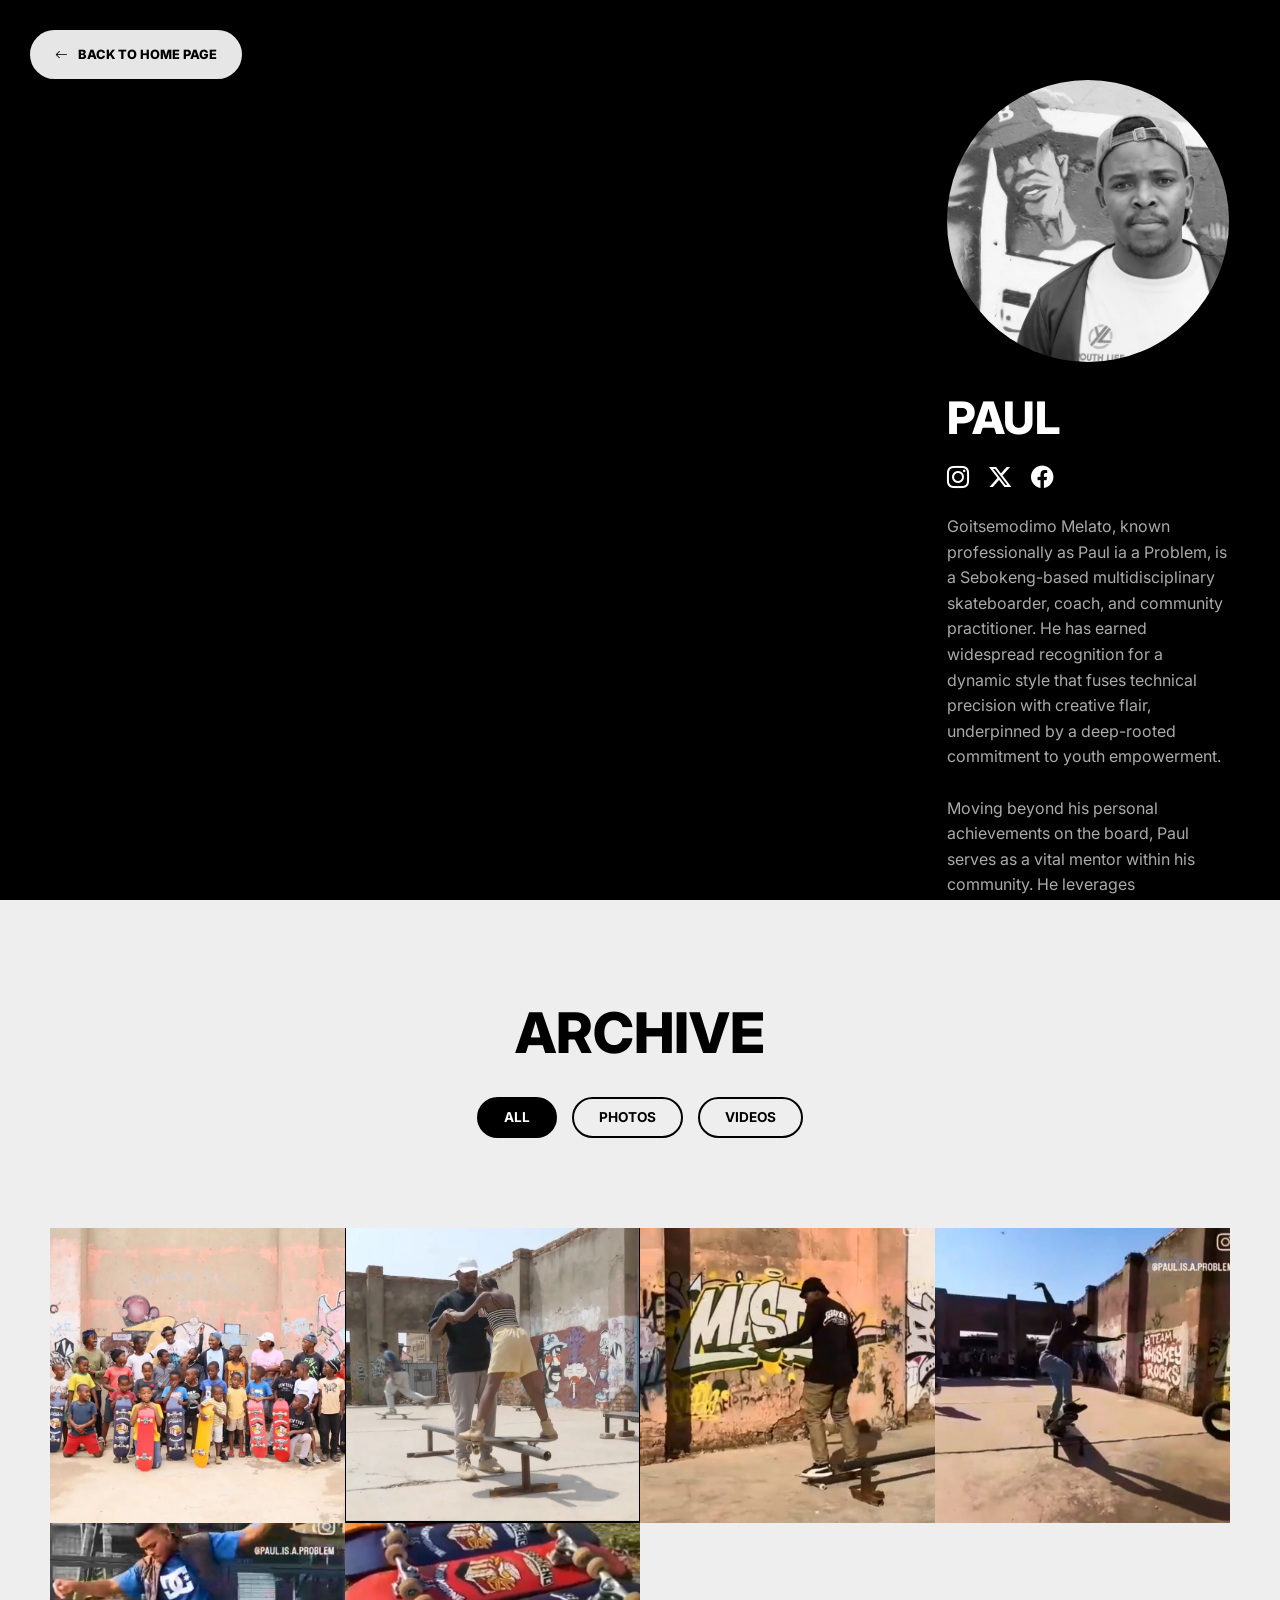
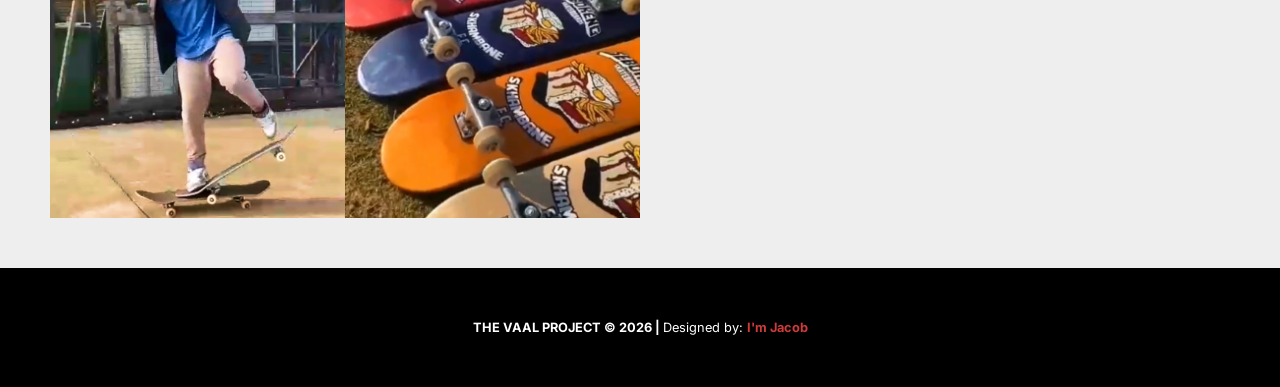
<file: _paul.html>
<!DOCTYPE html>
<html lang="en">
<head>
    <meta charset="UTF-8">
    <meta name="viewport" content="width=device-width, initial-scale=1.0">
    
    <title>Paul | Influencer Profile | The Vaal Project</title>
    <meta name="title" content="Paul | Influencer Profile | The Vaal Project">
    <meta name="description" content="Meet Goitsemodimo Melato (Paul is a Problem), a Sebokeng-based multidisciplinary skateboarder and community mentor. Explore his technical precision and creative flair.">
    <meta name="keywords" content="Paul is a Problem, Goitsemodimo Melato, Sebokeng Skateboarder, Vaal Influencer, Skateboarding Coach South Africa">

    <link href="https://cdn.jsdelivr.net/npm/bootstrap@5.3.0/dist/css/bootstrap.min.css" rel="stylesheet">
    <link rel="stylesheet" href="https://cdn.jsdelivr.net/npm/bootstrap-icons@1.11.1/font/bootstrap-icons.css">
    <link href="https://fonts.googleapis.com/css2?family=Inter:wght@400;700;800&display=swap" rel="stylesheet">
    <link href="https://unpkg.com/aos@2.3.1/dist/aos.css" rel="stylesheet">
    
    <style>
        :root {
            --vaal-black: #000000;
            --vaal-white: #ffffff;
            --vaal-gray: #d9d9d9;
            --vaal-dark-accent: #222;
            --vaal-highlight: #4d1414;
            --vaal-link: #cf3a3a;
        }

        /* --- Page Loader --- */
        #loader {
            position: fixed; top: 0; left: 0; width: 100%; height: 100%;
            background: #ffffff; display: flex; justify-content: center;
            align-items: center; z-index: 10000; transition: opacity 0.5s ease, visibility 0.5s;
        }
        .spinner {
            width: 40px; height: 40px; border: 4px solid #f3f3f3;
            border-top: 4px solid #000; border-radius: 50%;
            animation: spin 1s linear infinite;
        }
        @keyframes spin { 0% { transform: rotate(0deg); } 100% { transform: rotate(360deg); } }
        .loader-hidden { opacity: 0; visibility: hidden; }

        /* --- Progress Bar --- */
        #scroll-progress {
            position: fixed; top: 0; left: 0; width: 0%; height: 4px;
            background: #7a1f1f; z-index: 9999;
        }

        body { font-family: 'Inter', sans-serif; background-color: #fff; color: #000; overflow-x: hidden; }
        
        .nav-top { position: fixed; top: 30px; left: 30px; z-index: 1000; }
        .back-nav { 
            display: flex; align-items: center; gap: 10px; text-decoration: none; color: #000; 
            background: rgba(255, 255, 255, 0.9); backdrop-filter: blur(10px); 
            padding: 15px 25px; border-radius: 50px; font-size: 0.8rem; font-weight: 800; 
            text-transform: uppercase; box-shadow: 0 4px 15px rgba(0,0,0,0.1);
        }

        .hero-video-wrapper { display: flex; width: 100%; height: 100vh; background: #000; overflow: hidden; }
        .hero-video-full { flex: 1; position: relative; background: #000; }
        .hero-video-full iframe { width: 100%; height: 100%; border: none; }

        .hero-identity-overlay {
            width: 30%; height: 100%; background: var(--vaal-black); color: #fff; 
            display: flex; flex-direction: column; padding: 80px 4% 40px;
            filter: grayscale(100%); overflow-y: auto;
        }
        .hero-identity-overlay::-webkit-scrollbar { width: 10px; }
        .hero-identity-overlay::-webkit-scrollbar-track { background: #000; }
        .hero-identity-overlay::-webkit-scrollbar-thumb { background: #6e6e6e; border-radius: 10px; }

        .identity-image { width: 100%; aspect-ratio: 4/4; background: #333; margin-bottom: 30px; object-fit: cover; flex-shrink: 0; border-radius: 100%; }
        .hero-identity-overlay h1 { font-size: 2.8rem; font-weight: 800; text-transform: uppercase; margin-bottom: 15px; }
        .hero-identity-overlay p { color: #aaa; line-height: 1.6; margin-bottom: 30px; }

        .social-links { display: flex; gap: 20px; font-size: 1.4rem; padding-bottom: 20px; }
        .social-links a { color: #fff; transition: 0.3s; }
        .social-links a:hover { color: #00aff5; }

        #custom-cursor {
            width: 80px; height: 80px; border: 2px solid #fff; border-radius: 50%;
            position: fixed; pointer-events: none; z-index: 9999;
            display: flex; align-items: center; justify-content: center;
            color: #fff; font-weight: 800; font-size: 0.7rem;
            text-transform: uppercase; letter-spacing: 1px;
            opacity: 0; transition: opacity 0.3s, transform 0.1s ease-out;
            background: rgba(0,0,0,0.2); backdrop-filter: blur(2px);
        }

        .section-heading { text-align: center; font-size: 3.5rem; font-weight: 800; text-transform: uppercase; margin: 0; padding: 100px 0 30px; }
        .filter-container { display: flex; justify-content: center; gap: 15px; padding-bottom: 40px; margin: 0; }
        .filter-btn { background: none; border: 2px solid #000; padding: 8px 25px; font-weight: 700; text-transform: uppercase; font-size: 0.85rem; border-radius: 50px; transition: 0.3s; cursor: pointer; }
        .filter-btn.active, .filter-btn:hover { background: #000; color: #fff; }

        .archive-grid { display: grid; grid-template-columns: repeat(4, 1fr); gap: 0; padding: 50px; }
        .archive-item { position: relative; aspect-ratio: 1 / 1; overflow: hidden; cursor: none; background: #000; display: block; }
        .archive-item img { width: 100%; height: 100%; object-fit: cover; transition: 0.8s; }
        .archive-item:hover img { transform: scale(1.1); }
        .archive-item.hidden { display: none; }
        
        /* --- CENTERED OVERLAY ICONS --- */
        .archive-info-overlay { 
            position: absolute; top: 0; left: 0; width: 100%; height: 100%; 
            display: flex; flex-direction: column; align-items: center; justify-content: center;
            background: rgba(0,0,0,0.6); color: #fff; opacity: 0; transition: 0.4s; 
        }
        .archive-item:hover .archive-info-overlay { opacity: 1; }
        .archive-info-overlay i { font-size: 2.5rem; margin-bottom: 10px; }
        .archive-info-overlay h4 { font-size: 1rem; font-weight: 800; text-transform: uppercase; margin: 0; }

        .lightbox-layout { display: flex; min-height: 60vh; max-height: 80vh; background: #fff; }
        .lightbox-media { flex: 3; background: #000; display: flex; align-items: center; justify-content: center; }
        .lightbox-info { flex: 1; padding: 50px; display: flex; flex-direction: column; justify-content: center; }

        footer { background: var(--vaal-black); color: #fff; padding: 50px 0; text-align: center; text-transform: uppercase; font-weight: 700; font-size: 0.8rem; }

        @media (max-width: 992px) {
            .hero-video-wrapper { flex-direction: column; height: auto; }
            .hero-video-full { height: 56.25vw; width: 100%; }
            .hero-identity-overlay { width: 100%; height: auto; }
            .archive-grid { grid-template-columns: repeat(2, 1fr); }
            #custom-cursor { display: none; }
        }





        /* Designer Modal Custom Styling */
        #designerModal .modal-content {
            background-color: var(--vaal-white);
            color: var(--vaal-black);
        }
        #designerModal h2 {
            font-weight: 800;
        }
        #designerModal .fw-700 {
            font-weight: 700;
            font-size: 0.8rem;
            color: var(--vaal-highlight);
        }
        #designerModal li {
            font-size: 0.95rem;
            margin-bottom: 5px;
        }
    </style>
</head>
<body>

    <div id="loader"><div class="spinner"></div></div>
    <div id="scroll-progress"></div>
    <div id="custom-cursor">View</div>

    <nav class="nav-top">
        <a href="index.html#history" class="back-nav"><i class="bi bi-arrow-left"></i> Back to Home Page</a>
    </nav>

    <div class="hero-video-wrapper">
        <div class="hero-video-full"><div id="player"></div></div>
        <div class="hero-identity-overlay">
            <img src="assests/paul/profile_photo.webp" alt="Influencer" class="identity-image">
            <h1>Paul</h1>
             <div class="social-links">
                <a href="https://www.instagram.com/paul.is.a.problem" target="_blank"><i class="bi bi-instagram"></i></a>
                <a href="https://x.com/paulisaproblem" target="_blank"><i class="bi bi-twitter-x"></i></a>
                <a href="https://www.facebook.com/profile.php?id=100007071105085" target="_blank"><i class="bi bi-facebook"></i></a>
            </div>
            <p>Goitsemodimo Melato, known professionally as Paul ia a Problem, is a Sebokeng-based multidisciplinary skateboarder, coach, 
                and community practitioner. He has earned widespread recognition for a dynamic style that fuses technical precision with 
                creative flair, underpinned by a deep-rooted commitment to youth empowerment.
                <br><br>
                Moving beyond his personal achievements on the board, Paul serves as a vital mentor within his community. He leverages 
                skateboarding as a transformative tool to instill discipline, foster self-confidence, and promote social cohesion among the 
                next generation.</p>
        </div>
    </div>

    <main class="container-fluid px-0" style="background: #eee;">
        <h2 class="section-heading" data-aos="fade-down">Archive</h2>
        <div class="filter-container" data-aos="fade-up">
            <button class="filter-btn active" onclick="filterArchive('all', event)">All</button>
            <button class="filter-btn" onclick="filterArchive('photo', event)">Photos</button>
            <button class="filter-btn" onclick="filterArchive('video', event)">Videos</button>
        </div>

        <div class="archive-grid" id="cursor-trigger-area">
            <div class="archive-item photo-type" data-aos="zoom-in" onclick="openArchive('image', 'assests/paul/photos/IMG_0543.webp', '', 'NGO for skating young kids from Vaal.')">
                <img src="assests/paul/photos/IMG_0543_thumb.webp" alt="Gallery">
                <div class="archive-info-overlay">
                    <i class="bi bi-images"></i>
                    <h4>Gallery</h4>
                </div>
            </div>

            <div class="archive-item video-type" data-aos="zoom-in" data-aos-delay="100" onclick="openArchive('youtube', 'JD3wE7XGuYk', '', 'Paul teaching one of the young kids how to skate.')">
                <img src="assests/paul/randoms/P1010010_thumb.webp" alt="Gallery">
                <div class="archive-info-overlay">
                    <i class="bi bi-play-circle-fill"></i>
                    <h4>Play</h4>
                </div>
            </div>

            <div class="archive-item video-type" data-aos="zoom-in" data-aos-delay="100" onclick="openArchive('youtube', 'FREOTQ2OA8Y', 'Untitled', 'No description')">
                <img src="assests/paul/archive_video_04.webp" alt="Gallery">
                <div class="archive-info-overlay">
                    <i class="bi bi-play-circle-fill"></i>
                    <h4>Play</h4>
                </div>
            </div>

            <div class="archive-item video-type" data-aos="zoom-in" data-aos-delay="100" onclick="openArchive('youtube', 'VmBFg3TFz8g', 'Untitled', 'No description')">
                <img src="assests/paul/archive_video_01.webp" alt="Gallery">
                <div class="archive-info-overlay">
                    <i class="bi bi-play-circle-fill"></i>
                    <h4>Play</h4>
                </div>
            </div>

            <div class="archive-item video-type" data-aos="zoom-in" data-aos-delay="100" onclick="openArchive('youtube', '1d0MGOu_9Ug', 'Untitled', 'No description')">
                <img src="assests/paul/archive_video_03.webp" alt="Gallery">
                <div class="archive-info-overlay">
                    <i class="bi bi-play-circle-fill"></i>
                    <h4>Play</h4>
                </div>
            </div>

            <div class="archive-item video-type" data-aos="zoom-in" data-aos-delay="100" onclick="openArchive('youtube', 'XUnQth143E8', 'Untitled', 'No description')">
                <img src="assests/paul/archive_video_02.webp" alt="Gallery">
                <div class="archive-info-overlay">
                    <i class="bi bi-play-circle-fill"></i>
                    <h4>Play</h4>
                </div>
            </div>



        </div>
    </main>

    <div class="modal fade" id="archiveModal" tabindex="-1" aria-hidden="true">
        <div class="modal-dialog modal-dialog-centered modal-xl">
            <div class="modal-content border-0 overflow-hidden bg-white">
                <div class="lightbox-layout">
                    
                    <div class="lightbox-media" id="mediaContainer"></div>
                        <!--<button type="button" class="btn-close mb-4" data-bs-dismiss="modal" aria-label="Close"></button>-->
                    <div class="lightbox-info">
                        
                        <h2 id="archiveTitle"></h2><hr><p id="archiveDesc"></p>
                    </div>
                </div>
            </div>
        </div>
    </div>

    <footer>
        <div class="container">
            The Vaal Project &copy; 2026 | 
            <span style="text-transform: none; font-weight: 400;">
                Designed by: <a href="#" data-bs-toggle="modal" data-bs-target="#designerModal" style="color: var(--vaal-link); text-decoration: none; font-weight: 700;">I'm Jacob</a>
            </span>
        </div>
    </footer>

    <script src="https://cdn.jsdelivr.net/npm/bootstrap@5.3.0/dist/js/bootstrap.bundle.min.js"></script>
    <script src="https://www.youtube.com/iframe_api"></script>
    <script src="https://unpkg.com/aos@2.3.1/dist/aos.js"></script>
    <script>
        AOS.init({ duration: 1000, once: true });

        let player;
        function onYouTubeIframeAPIReady() {
            player = new YT.Player('player', {
                videoId: 'W3o6auJiafo',
                playerVars: { 'autoplay': 0, 'controls': 1, 'rel': 0, 'modestbranding': 0 }
            });
        }

        const cursor = document.getElementById('custom-cursor');
        const triggerArea = document.getElementById('cursor-trigger-area');
        document.addEventListener('mousemove', (e) => {
            cursor.style.left = e.clientX + 'px'; cursor.style.top = e.clientY + 'px';
        });
        triggerArea.addEventListener('mouseenter', () => cursor.style.opacity = '1');
        triggerArea.addEventListener('mouseleave', () => cursor.style.opacity = '0');

        function filterArchive(category, event) {
            document.querySelectorAll('.filter-btn').forEach(btn => btn.classList.remove('active'));
            event.target.classList.add('active');
            document.querySelectorAll('.archive-item').forEach(item => {
                item.classList.toggle('hidden', category !== 'all' && !item.classList.contains(category + '-type'));
            });
        }

        function openArchive(type, src, title, desc) {
            const container = document.getElementById('mediaContainer');
            document.getElementById('archiveTitle').innerText = title;
            document.getElementById('archiveDesc').innerText = desc;
            
            if (type === 'youtube') {
                container.innerHTML = `<div class="ratio ratio-16x9 w-100"><iframe src="https://www.youtube.com/embed/${src}?autoplay=1" allowfullscreen></iframe></div>`;
            } else {
                container.innerHTML = `<img src="${src}" class="w-100 h-100 object-fit-cover">`;
            }
            new bootstrap.Modal(document.getElementById('archiveModal')).show();
        }

        // Stops video when modal is closed
        document.getElementById('archiveModal').addEventListener('hidden.bs.modal', () => {
            document.getElementById('mediaContainer').innerHTML = '';
        });

        window.addEventListener('load', () => { document.getElementById('loader').classList.add('loader-hidden'); });

        window.addEventListener('scroll', () => {
            const winScroll = document.body.scrollTop || document.documentElement.scrollTop;
            const height = document.documentElement.scrollHeight - document.documentElement.clientHeight;
            document.getElementById("scroll-progress").style.width = (winScroll / height) * 100 + "%";
        });
    </script>

    <div class="modal fade" id="designerModal" tabindex="-1" aria-labelledby="designerModalLabel" aria-hidden="true">
        <div class="modal-dialog modal-dialog-centered">
            <div class="modal-content border-0 shadow-lg" style="border-radius: 20px;">
                <div class="modal-header border-0 pb-0">
                    <button type="button" class="btn-close" data-bs-dismiss="modal" aria-label="Close"></button>
                </div>
                <div class="modal-body text-center p-5">
                    <div class="mb-4">
                        <i class="bi bi-person-badge text-dark" style="font-size: 3rem;"></i>
                    </div>
                    <h2 class="fw-800 text-uppercase mb-3" style="letter-spacing: -1px;">I'm Jacob</h2>
                    <p class="text-muted mb-4">Web Developer . Graphic Designer . Technician</p>
                    <hr class="w-25 mx-auto mb-4">
                    
                    <h6 class="text-uppercase fw-700 mb-3">Services</h6>
                    <ul class="list-unstyled mb-4">
                        <li>Website Design</li>
                        <li>Graphic Design</li>
                        <li>UI/UX Design</li>
                        <li>Technician</li>
                    </ul>

                    <h6 class="text-uppercase fw-700 mb-3">Contact</h6>
                    <p class="mb-1">
                        <a href="mailto:ntsoele.sello@protonmail.com" class="text-decoration-none text-dark">
                            <i class="bi bi-envelope-fill me-2"></i>ntsoele.sello@protonmail.com
                        </a>
                    </p>
                    <p>
                        <a href="tel:0753170287" class="text-decoration-none text-dark">
                            <i class="bi bi-telephone-fill me-2"></i>0753170287
                        </a>
                    </p>
                </div>
            </div>
        </div>
    </div>

</body>
</html>
</file>
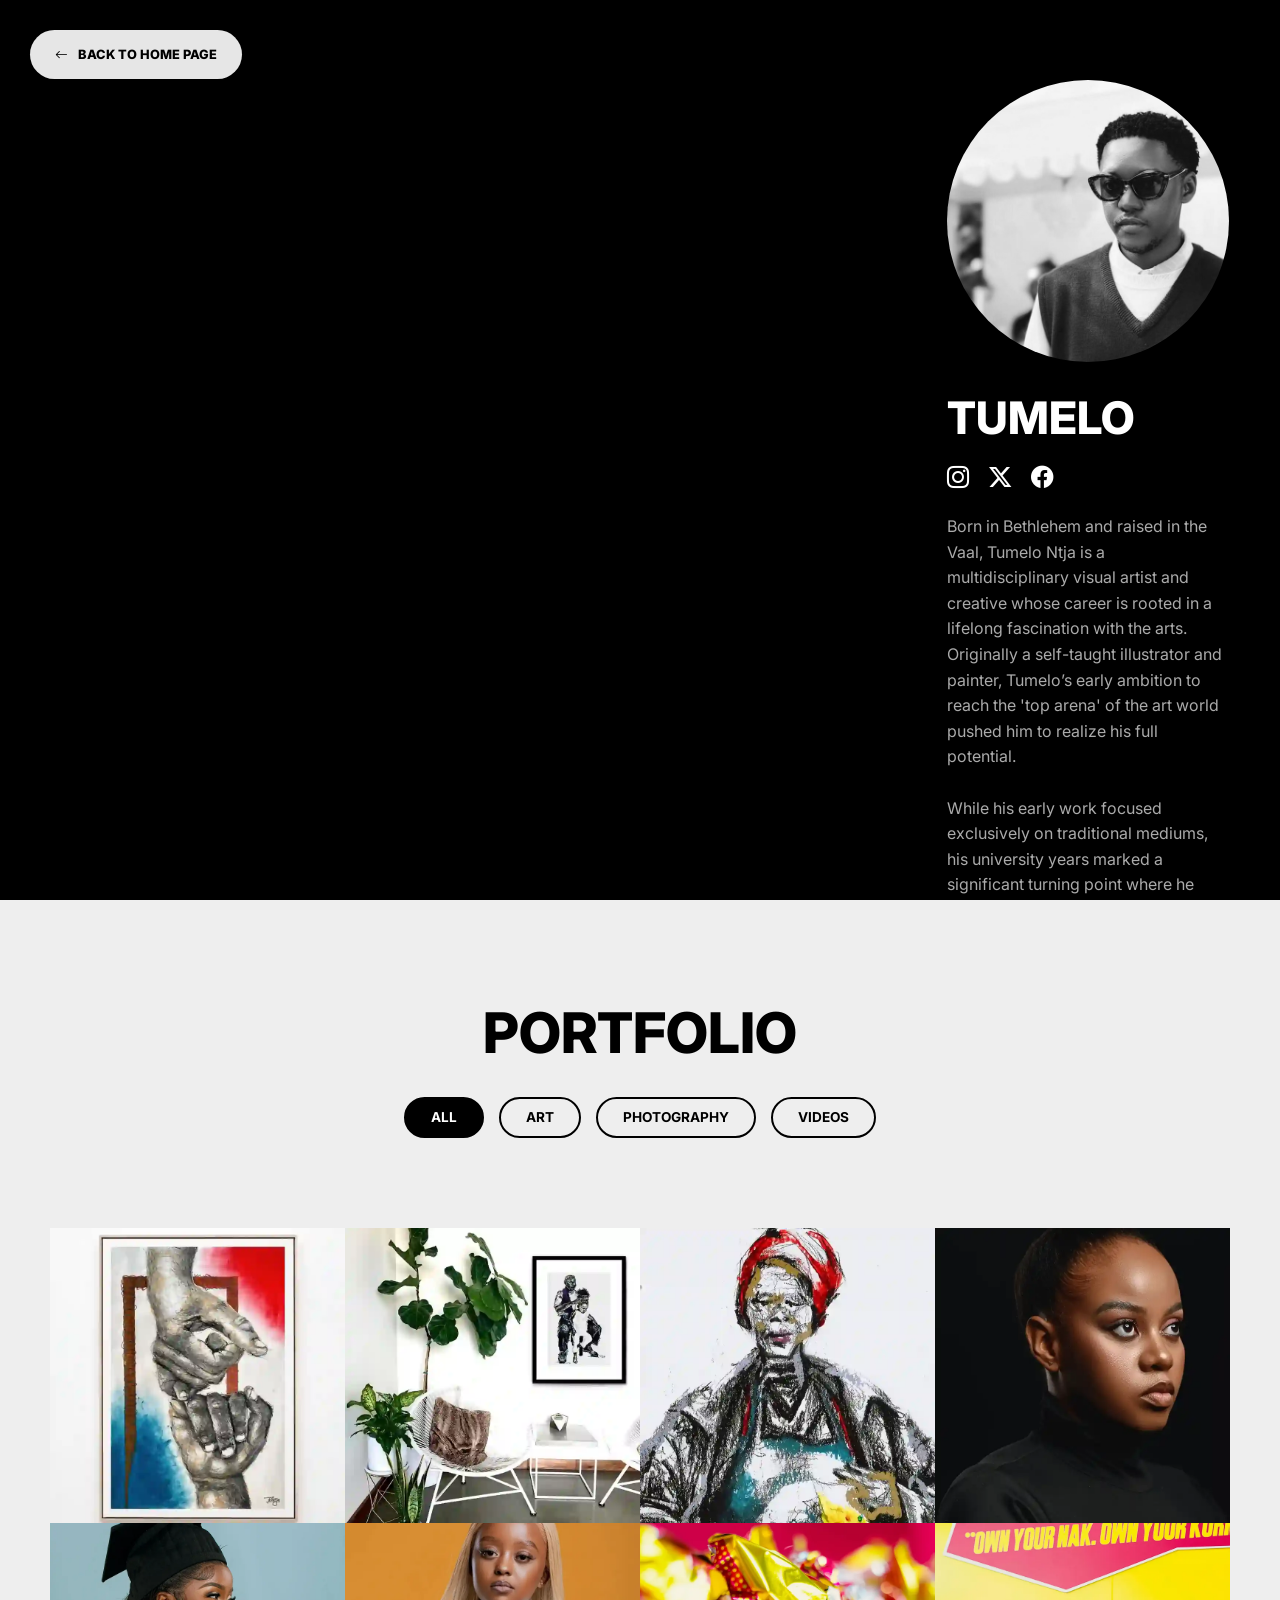
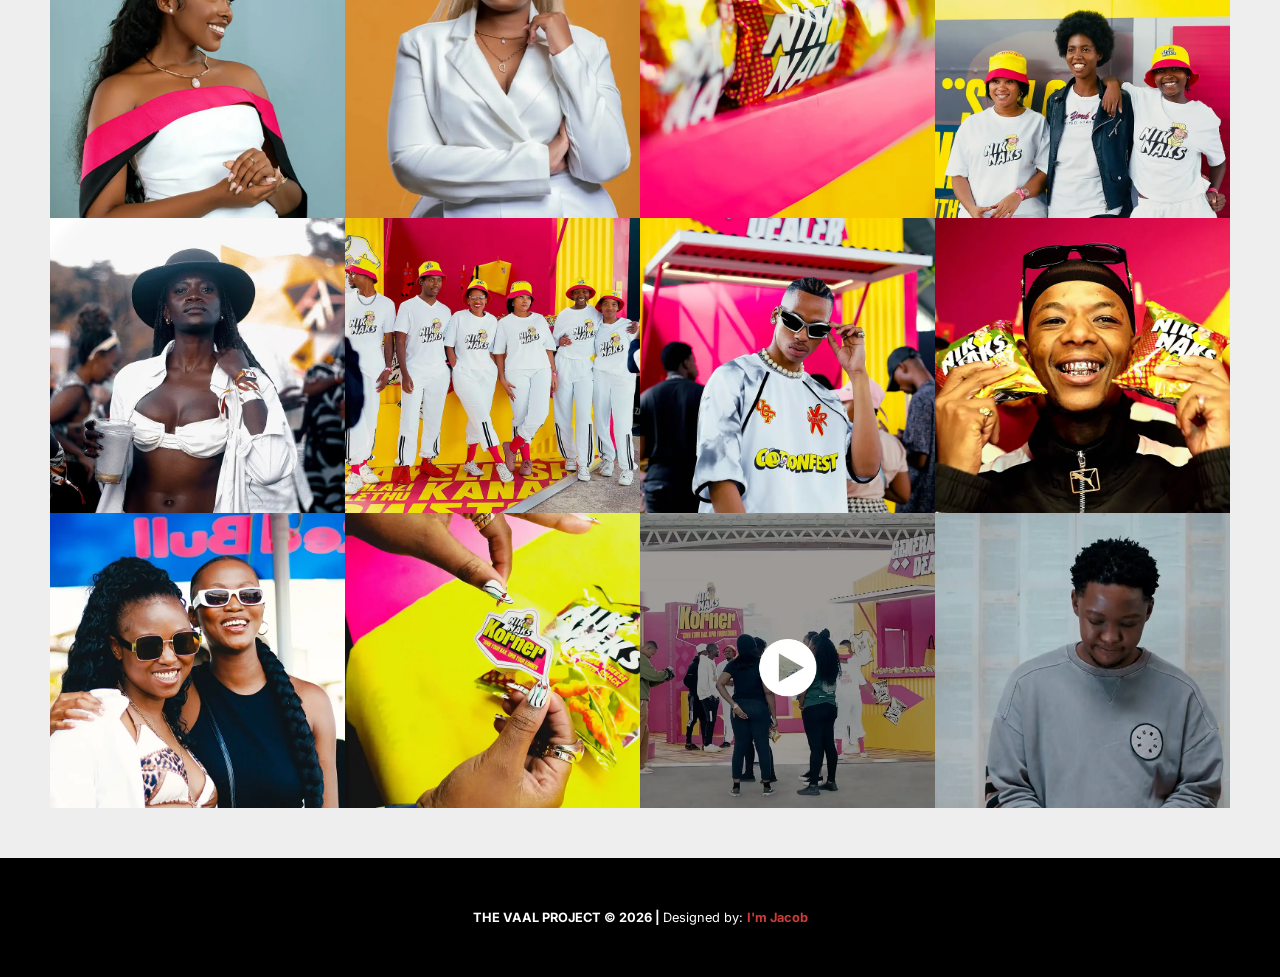
<file: _tumelo.html>
<!DOCTYPE html>
<html lang="en">
<head>
    <meta charset="UTF-8">
    <meta name="viewport" content="width=device-width, initial-scale=1.0">
    
    <title>Tumelo | Influencer Profile | The Vaal Project</title>
    <meta name="title" content="Tumelo | Influencer Profile | The Vaal Project">
    <meta name="description" content="Explore the portfolio of Tumelo Ntja, a Bethlehem-born visual artist and creative based in the Vaal. Discover his multidisciplinary work in painting and photography.">
    <meta name="keywords" content="Tumelo Ntja, Vaal Visual Artist, South African Painter, Vaal Photography">

    <link href="https://cdn.jsdelivr.net/npm/bootstrap@5.3.0/dist/css/bootstrap.min.css" rel="stylesheet">
    <link rel="stylesheet" href="https://cdn.jsdelivr.net/npm/bootstrap-icons@1.11.1/font/bootstrap-icons.css">
    <link href="https://fonts.googleapis.com/css2?family=Inter:wght@400;700;800&display=swap" rel="stylesheet">
    <link href="https://unpkg.com/aos@2.3.1/dist/aos.css" rel="stylesheet">
    
    <style>
        :root {
            --vaal-black: #000000;
            --vaal-white: #ffffff;
            --vaal-gray: #d9d9d9;
            --vaal-dark-accent: #222;
            --vaal-highlight: #4d1414;
            --vaal-link: #cf3a3a;
        }

        /* --- Page Loader --- */
        #loader {
            position: fixed; top: 0; left: 0; width: 100%; height: 100%;
            background: #ffffff; display: flex; justify-content: center;
            align-items: center; z-index: 10000; transition: opacity 0.5s ease, visibility 0.5s;
        }
        .spinner {
            width: 40px; height: 40px; border: 4px solid #f3f3f3;
            border-top: 4px solid #000; border-radius: 50%;
            animation: spin 1s linear infinite;
        }
        @keyframes spin { 0% { transform: rotate(0deg); } 100% { transform: rotate(360deg); } }
        .loader-hidden { opacity: 0; visibility: hidden; }

        /* --- Progress Bar --- */
        #scroll-progress {
            position: fixed; top: 0; left: 0; width: 0%; height: 4px;
            background: #7a1f1f; z-index: 9999;
        }

        body { font-family: 'Inter', sans-serif; background-color: #fff; color: #000; overflow-x: hidden; }
        
        .nav-top { position: fixed; top: 30px; left: 30px; z-index: 1000; }
        .back-nav { 
            display: flex; align-items: center; gap: 10px; text-decoration: none; color: #000; 
            background: rgba(255, 255, 255, 0.9); backdrop-filter: blur(10px); 
            padding: 15px 25px; border-radius: 50px; font-size: 0.8rem; font-weight: 800; 
            text-transform: uppercase; box-shadow: 0 4px 15px rgba(0,0,0,0.1);
        }

        .hero-video-wrapper { display: flex; width: 100%; height: 100vh; background: #000; overflow: hidden; }
        .hero-video-full { flex: 1; position: relative; background: #000; }
        .hero-video-full iframe { width: 100%; height: 100%; border: none; }

        .hero-identity-overlay {
            width: 30%; height: 100%; background: var(--vaal-black); color: #fff; 
            display: flex; flex-direction: column; padding: 80px 4% 40px;
            filter: grayscale(100%); overflow-y: auto;
        }
        .hero-identity-overlay::-webkit-scrollbar { width: 10px; }
        .hero-identity-overlay::-webkit-scrollbar-track { background: #000; }
        .hero-identity-overlay::-webkit-scrollbar-thumb { background: #6e6e6e; border-radius: 10px; }

        .identity-image { width: 100%; aspect-ratio: 4/4; background: #333; margin-bottom: 30px; object-fit: cover; flex-shrink: 0; border-radius: 100%; }
        .hero-identity-overlay h1 { font-size: 2.8rem; font-weight: 800; text-transform: uppercase; margin-bottom: 15px; }
        .hero-identity-overlay p { color: #aaa; line-height: 1.6; margin-bottom: 30px; }

        .social-links { display: flex; gap: 20px; font-size: 1.4rem; padding-bottom: 20px; }
        .social-links a { color: #fff; transition: 0.3s; }
        .social-links a:hover { color: #00aff5; }

        #custom-cursor {
            width: 80px; height: 80px; border: 2px solid #fff; border-radius: 50%;
            position: fixed; pointer-events: none; z-index: 9999;
            display: flex; align-items: center; justify-content: center;
            color: #fff; font-weight: 800; font-size: 0.7rem;
            text-transform: uppercase; letter-spacing: 1px;
            opacity: 0; transition: opacity 0.3s, transform 0.1s ease-out;
            background: rgba(0,0,0,0.2); backdrop-filter: blur(2px);
        }

        .section-heading { text-align: center; font-size: 3.5rem; font-weight: 800; text-transform: uppercase; margin: 0; padding: 100px 0 30px; }
        .filter-container { display: flex; justify-content: center; gap: 15px; padding-bottom: 40px; margin: 0; }
        .filter-btn { background: none; border: 2px solid #000; padding: 8px 25px; font-weight: 700; text-transform: uppercase; font-size: 0.85rem; border-radius: 50px; transition: 0.3s; cursor: pointer; }
        .filter-btn.active, .filter-btn:hover { background: #000; color: #fff; }

        .archive-grid { display: grid; grid-template-columns: repeat(4, 1fr); gap: 0; padding: 50px; }
        .archive-item { position: relative; aspect-ratio: 1 / 1; overflow: hidden; cursor: none; background: #000; display: block; }
        .archive-item img { width: 100%; height: 100%; object-fit: cover; transition: 0.8s; }
        .archive-item:hover img { transform: scale(1.1); }
        .archive-item.hidden { display: none; }
        
        /* --- CENTERED OVERLAY ICONS --- */
        .archive-info-overlay { 
            position: absolute; top: 0; left: 0; width: 100%; height: 100%; 
            display: flex; flex-direction: column; align-items: center; justify-content: center;
            background: rgba(0,0,0,0.6); color: #fff; opacity: 0; transition: 0.4s; 
        }
        .archive-item:hover .archive-info-overlay { opacity: 1; }
        .archive-info-overlay i { font-size: 2.5rem; margin-bottom: 10px; }
        .archive-info-overlay h4 { font-size: 1rem; font-weight: 800; text-transform: uppercase; margin: 0; }

        .lightbox-layout { display: flex; min-height: 60vh; max-height: 80vh; background: #fff; }
        .lightbox-media { flex: 2; background: #000; display: flex; align-items: center; justify-content: center; }
        .lightbox-info { flex: 1; padding: 50px; display: flex; flex-direction: column; justify-content: center; }

        footer { background: var(--vaal-black); color: #fff; padding: 50px 0; text-align: center; text-transform: uppercase; font-weight: 700; font-size: 0.8rem; }

        @media (max-width: 992px) {
            .hero-video-wrapper { flex-direction: column; height: auto; }
            .hero-video-full { height: 56.25vw; width: 100%; }
            .hero-identity-overlay { width: 100%; height: auto; }
            .archive-grid { grid-template-columns: repeat(2, 1fr); }
            #custom-cursor { display: none; }
        }

         /* Designer Modal Custom Styling */
        #designerModal .modal-content {
            background-color: var(--vaal-white);
            color: var(--vaal-black);
        }
        #designerModal h2 {
            font-weight: 800;
        }
        #designerModal .fw-700 {
            font-weight: 700;
            font-size: 0.8rem;
            color: var(--vaal-highlight);
        }
        #designerModal li {
            font-size: 0.95rem;
            margin-bottom: 5px;
        }
    </style>
</head>
<body>

    <div id="loader"><div class="spinner"></div></div>
    <div id="scroll-progress"></div>
    <div id="custom-cursor">View</div>

    <nav class="nav-top">
        <a href="index.html#history" class="back-nav"><i class="bi bi-arrow-left"></i> Back to Home Page</a>
    </nav>

    <div class="hero-video-wrapper">
        <div class="hero-video-full"><div id="player"></div></div>
        <div class="hero-identity-overlay">
            <img src="assests/tumelo/profile_photo.webp" alt="Influencer" class="identity-image">
            <h1>Tumelo</h1>
            <div class="social-links">
                <a href="https://www.instagram.com/tumelo_ntja" target="_blank"><i class="bi bi-instagram"></i></a>
                <a href="https://x.com/tumelontja" target="_blank"><i class="bi bi-twitter-x"></i></a>
                <a href="https://www.facebook.com/tumelo.ntja" target="_blank"><i class="bi bi-facebook"></i></a>
            </div>
            <p>
                Born in Bethlehem and raised in the Vaal, Tumelo Ntja is a multidisciplinary visual artist and creative 
                whose career is rooted in a lifelong fascination with the arts. Originally a self-taught illustrator and 
                painter, Tumelo’s early ambition to reach the 'top arena' of the art world pushed him to realize his full 
                potential.
                <br><br>
                While his early work focused exclusively on traditional mediums, his university years marked a 
                significant turning point where he transitioned into a professional, selling custom student portraits on 
                campus. Today, he has expanded his creative repertoire to include photography, cinematography, 
                and streetwear design, blending a background in Marketing Management with a deep passion for visual storytelling.
            </p>
        </div>
    </div>

    <main class="container-fluid px-0" style="background: #eee;">
        <h2 class="section-heading" data-aos="fade-down">Portfolio</h2>
        <div class="filter-container" data-aos="fade-up">
            <button class="filter-btn active" onclick="filterArchive('all', event)">All</button>
            <button class="filter-btn" onclick="filterArchive('art', event)">Art</button>
            <button class="filter-btn" onclick="filterArchive('photography', event)">Photography</button>
            <button class="filter-btn" onclick="filterArchive('video', event)">Videos</button>
        </div>

        <div class="archive-grid" id="cursor-trigger-area">
            <div class="archive-item art-type" data-aos="zoom-in" onclick="openArchive('image', 'assests/tumelo/painting-work/image01.jpeg', 'Art 01', 'Description')">
                <img src="assests/tumelo/painting-work/image01_thumb.webp" alt="Gallery">
                <div class="archive-info-overlay"><i class="bi bi-images"></i><h4>Gallery</h4></div>
            </div>
            <div class="archive-item art-type" onclick="openArchive('image', 'assests/tumelo/painting-work/image02.jpeg', 'Art 02', 'Description')">
                <img src="assests/tumelo/painting-work/image02_thumb.webp" alt="Gallery">
                <div class="archive-info-overlay"><i class="bi bi-images"></i><h4>Gallery</h4></div>
            </div>
            <div class="archive-item art-type" onclick="openArchive('image', 'assests/tumelo/painting-work/image03.jpeg', 'Art 03', 'Description')">
                <img src="assests/tumelo/painting-work/image03_thumb.webp" alt="Gallery">
                <div class="archive-info-overlay"><i class="bi bi-images"></i><h4>Gallery</h4></div>
            </div>

            <div class="archive-item photography-type" onclick="openArchive('image', 'assests/tumelo/photography/image-01.webp', 'Photo 01', 'Description')">
                <img src="assests/tumelo/photography/image-01_thumb.webp" alt="Gallery">
                <div class="archive-info-overlay"><i class="bi bi-images"></i><h4>Gallery</h4></div>
            </div>
            <div class="archive-item photography-type" onclick="openArchive('image', 'assests/tumelo/photography/image-03.webp', 'Photo 03', 'Description')">
                <img src="assests/tumelo/photography/image-03_thumb.webp" alt="Gallery">
                <div class="archive-info-overlay"><i class="bi bi-images"></i><h4>Gallery</h4></div>
            </div>
            <div class="archive-item photography-type" onclick="openArchive('image', 'assests/tumelo/photography/image-04.webp', 'Photo 04', 'Description')">
                <img src="assests/tumelo/photography/image-04_thumb.webp" alt="Gallery">
                <div class="archive-info-overlay"><i class="bi bi-images"></i><h4>Gallery</h4></div>
            </div>
            <div class="archive-item photography-type" onclick="openArchive('image', 'assests/tumelo/photography/image-05.webp', 'Photo 05', 'Description')">
                <img src="assests/tumelo/photography/image-05_thumb.webp" alt="Gallery">
                <div class="archive-info-overlay"><i class="bi bi-images"></i><h4>Gallery</h4></div>
            </div>
            <div class="archive-item photography-type" onclick="openArchive('image', 'assests/tumelo/photography/image-06.webp', 'Photo 06', 'Description')">
                <img src="assests/tumelo/photography/image-06_thumb.webp" alt="Gallery">
                <div class="archive-info-overlay"><i class="bi bi-images"></i><h4>Gallery</h4></div>
            </div>
            <div class="archive-item photography-type" onclick="openArchive('image', 'assests/tumelo/photography/image-07.webp', 'Photo 07', 'Description')">
                <img src="assests/tumelo/photography/image-07_thumb.webp" alt="Gallery">
                <div class="archive-info-overlay"><i class="bi bi-images"></i><h4>Gallery</h4></div>
            </div>
            <div class="archive-item photography-type" onclick="openArchive('image', 'assests/tumelo/photography/image-10.webp', 'Photo 10', 'Description')">
                <img src="assests/tumelo/photography/image-10_thumb.webp" alt="Gallery">
                <div class="archive-info-overlay"><i class="bi bi-images"></i><h4>Gallery</h4></div>
            </div>
            <div class="archive-item photography-type" onclick="openArchive('image', 'assests/tumelo/photography/image-11.webp', 'Photo 11', 'Description')">
                <img src="assests/tumelo/photography/image-11_thumb.webp" alt="Gallery">
                <div class="archive-info-overlay"><i class="bi bi-images"></i><h4>Gallery</h4></div>
            </div>
            <div class="archive-item photography-type" onclick="openArchive('image', 'assests/tumelo/photography/image-12.webp', 'Photo 12', 'Description')">
                <img src="assests/tumelo/photography/image-12_thumb.webp" alt="Gallery">
                <div class="archive-info-overlay"><i class="bi bi-images"></i><h4>Gallery</h4></div>
            </div>
            <div class="archive-item photography-type" onclick="openArchive('image', 'assests/tumelo/photography/image-14.webp', 'Photo 14', 'Description')">
                <img src="assests/tumelo/photography/image-14_thumb.webp" alt="Gallery">
                <div class="archive-info-overlay"><i class="bi bi-images"></i><h4>Gallery</h4></div>
            </div>
            <div class="archive-item photography-type" onclick="openArchive('image', 'assests/tumelo/photography/image-15.webp', 'Photo 15', 'Description')">
                <img src="assests/tumelo/photography/image-15_thumb.webp" alt="Gallery">
                <div class="archive-info-overlay"><i class="bi bi-images"></i><h4>Gallery</h4></div>
            </div>



            <div class="archive-item video-type" data-aos="zoom-in" data-aos-delay="100" onclick="openArchive('youtube', '60p0vcEawDw', 'Skate Session', 'Afternoon at the park')">
                <img src="assests/tumelo/photography/videos/niknaks.korner.webp" alt="Gallery">
                <div class="archive-info-overlay">
                    <i class="bi bi-play-circle-fill"></i>
                    <h4>Play</h4>
                </div>
            </div>
            <div class="archive-item video-type" data-aos="zoom-in" data-aos-delay="100" onclick="openArchive('youtube', 'GqZ-SAkeOVA', 'Skate Session', 'Afternoon at the park')">
                <img src="assests/tumelo/photography/videos/pizza_hut_thumb.webp" alt="Gallery">
                <div class="archive-info-overlay">
                    <i class="bi bi-play-circle-fill"></i>
                    <h4>Play</h4>
                </div>
            </div>
            

        </div>
    </main>

    <div class="modal fade" id="archiveModal" tabindex="-1" aria-hidden="true">
        <div class="modal-dialog modal-dialog-centered modal-xl">
            <div class="modal-content border-0 overflow-hidden bg-white">
                <div class="lightbox-layout">
                    <div class="lightbox-media" id="mediaContainer"></div>
                    <div class="lightbox-info">
                        <button type="button" class="btn-close mb-4" data-bs-dismiss="modal" aria-label="Close"></button>
                        <h2 id="archiveTitle"></h2><hr><p id="archiveDesc"></p>
                    </div>
                </div>
            </div>
        </div>
    </div>

    <footer>
        <div class="container">
            The Vaal Project &copy; 2026 | 
            <span style="text-transform: none; font-weight: 400;">
                Designed by: <a href="#" data-bs-toggle="modal" data-bs-target="#designerModal" style="color: var(--vaal-link); text-decoration: none; font-weight: 700;">I'm Jacob</a>
            </span>
        </div>
    </footer>

    <script src="https://cdn.jsdelivr.net/npm/bootstrap@5.3.0/dist/js/bootstrap.bundle.min.js"></script>
    <script src="https://www.youtube.com/iframe_api"></script>
    <script src="https://unpkg.com/aos@2.3.1/dist/aos.js"></script>
    <script>
        AOS.init({ duration: 1000, once: true });

        let player;
        function onYouTubeIframeAPIReady() {
            player = new YT.Player('player', {
                videoId: 'uqikccYeDfA',
                playerVars: { 'autoplay': 0, 'controls': 1, 'rel': 0, 'modestbranding': 0 }
            });
        }

        const cursor = document.getElementById('custom-cursor');
        const triggerArea = document.getElementById('cursor-trigger-area');
        document.addEventListener('mousemove', (e) => {
            cursor.style.left = e.clientX + 'px'; cursor.style.top = e.clientY + 'px';
        });
        triggerArea.addEventListener('mouseenter', () => cursor.style.opacity = '1');
        triggerArea.addEventListener('mouseleave', () => cursor.style.opacity = '0');

        function filterArchive(category, event) {
            document.querySelectorAll('.filter-btn').forEach(btn => btn.classList.remove('active'));
            event.target.classList.add('active');
            document.querySelectorAll('.archive-item').forEach(item => {
                item.classList.toggle('hidden', category !== 'all' && !item.classList.contains(category + '-type'));
            });
        }

        function openArchive(type, src, title, desc) {
            const container = document.getElementById('mediaContainer');
            document.getElementById('archiveTitle').innerText = title;
            document.getElementById('archiveDesc').innerText = desc;
            
            if (type === 'youtube') {
                container.innerHTML = `<div class="ratio ratio-16x9 w-100"><iframe src="https://www.youtube.com/embed/${src}?autoplay=1" allowfullscreen></iframe></div>`;
            } else {
                container.innerHTML = `<img src="${src}" class="w-100 h-100 object-fit-cover">`;
            }
            new bootstrap.Modal(document.getElementById('archiveModal')).show();
        }

        // Stops video when modal is closed
        document.getElementById('archiveModal').addEventListener('hidden.bs.modal', () => {
            document.getElementById('mediaContainer').innerHTML = '';
        });

        window.addEventListener('load', () => { document.getElementById('loader').classList.add('loader-hidden'); });

        window.addEventListener('scroll', () => {
            const winScroll = document.body.scrollTop || document.documentElement.scrollTop;
            const height = document.documentElement.scrollHeight - document.documentElement.clientHeight;
            document.getElementById("scroll-progress").style.width = (winScroll / height) * 100 + "%";
        });
    </script>

    <div class="modal fade" id="designerModal" tabindex="-1" aria-labelledby="designerModalLabel" aria-hidden="true">
        <div class="modal-dialog modal-dialog-centered">
            <div class="modal-content border-0 shadow-lg" style="border-radius: 20px;">
                <div class="modal-header border-0 pb-0">
                    <button type="button" class="btn-close" data-bs-dismiss="modal" aria-label="Close"></button>
                </div>
                <div class="modal-body text-center p-5">
                    <div class="mb-4">
                        <i class="bi bi-person-badge text-dark" style="font-size: 3rem;"></i>
                    </div>
                    <h2 class="fw-800 text-uppercase mb-3" style="letter-spacing: -1px;">I'm Jacob</h2>
                    <p class="text-muted mb-4">Web Developer . Graphic Designer . Technician</p>
                    <hr class="w-25 mx-auto mb-4">
                    
                    <h6 class="text-uppercase fw-700 mb-3">Services</h6>
                    <ul class="list-unstyled mb-4">
                        <li>Website Design</li>
                        <li>Graphic Design</li>
                        <li>UI/UX Design</li>
                        <li>Technician</li>
                    </ul>

                    <h6 class="text-uppercase fw-700 mb-3">Contact</h6>
                    <p class="mb-1">
                        <a href="mailto:ntsoele.sello@protonmail.com" class="text-decoration-none text-dark">
                            <i class="bi bi-envelope-fill me-2"></i>ntsoele.sello@protonmail.com
                        </a>
                    </p>
                    <p>
                        <a href="tel:0753170287" class="text-decoration-none text-dark">
                            <i class="bi bi-telephone-fill me-2"></i>0753170287
                        </a>
                    </p>
                </div>
            </div>
        </div>
    </div>
</body>
</html>
</file>
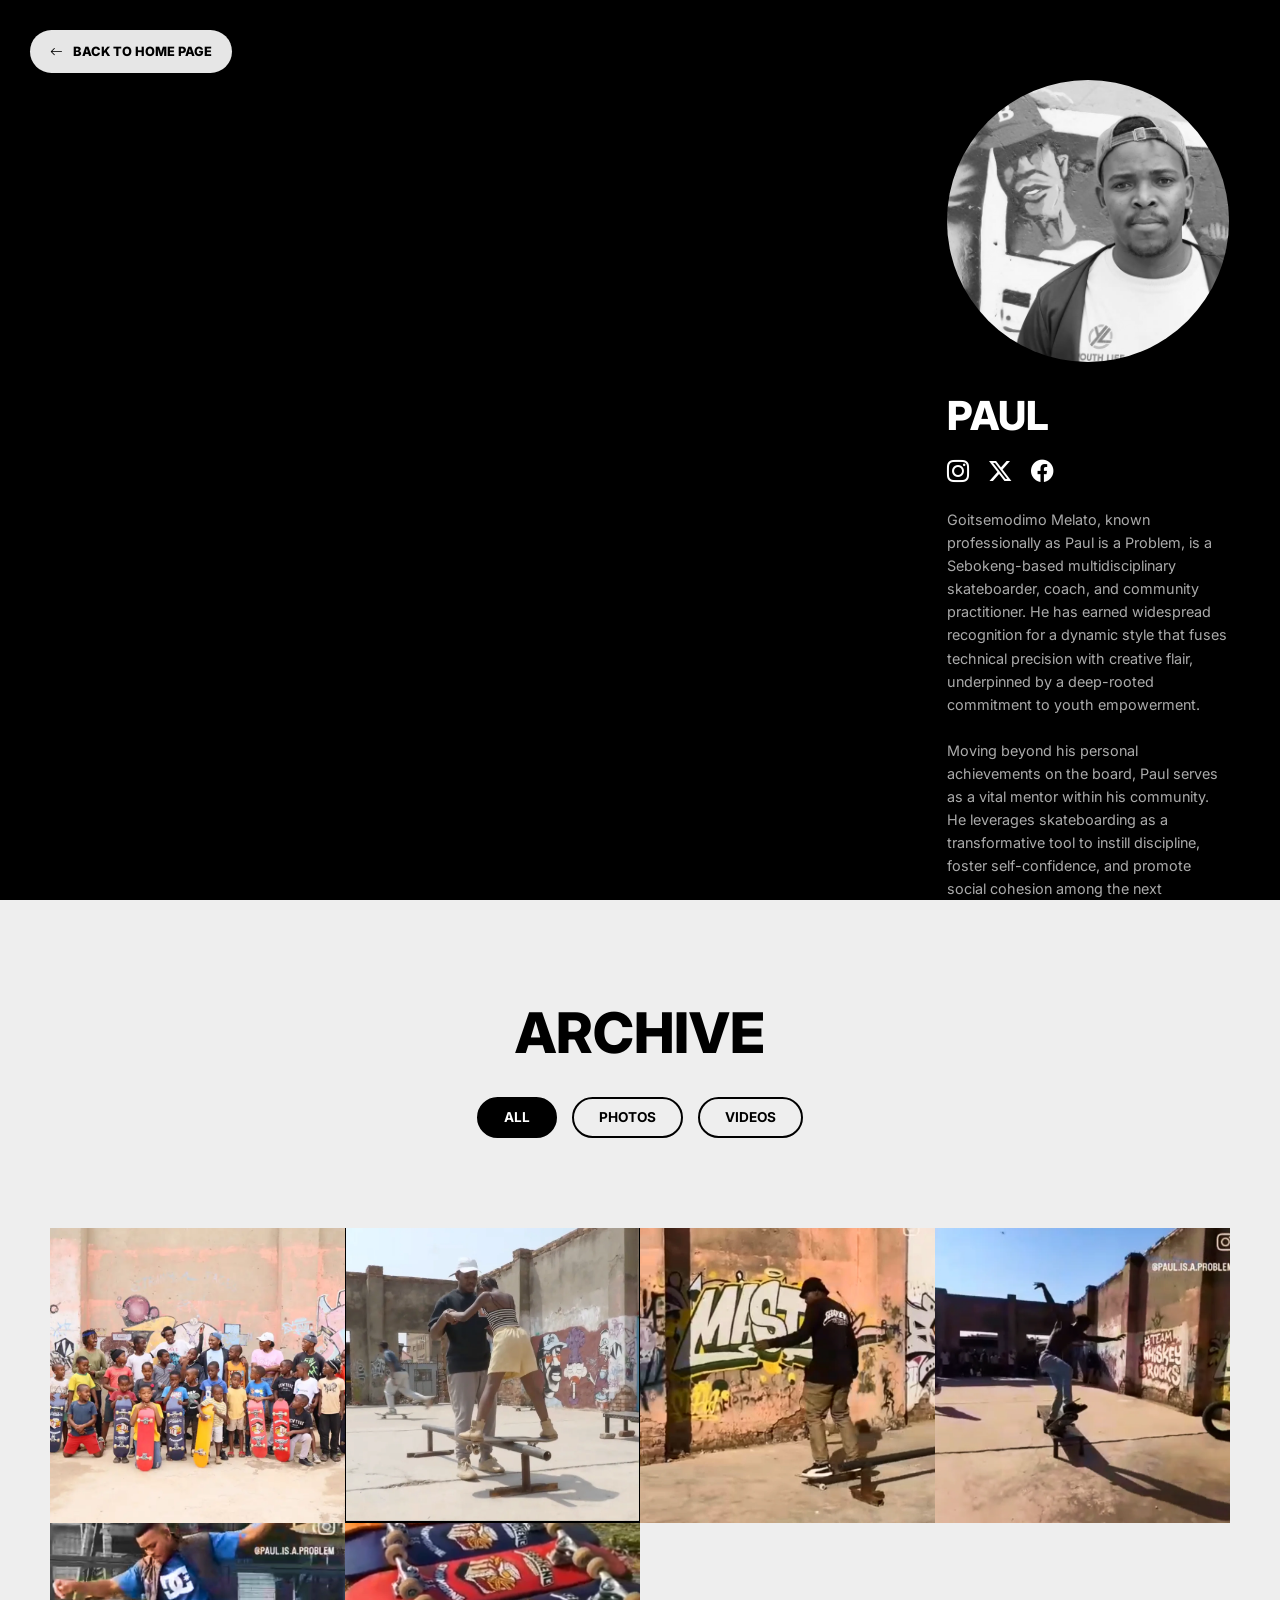
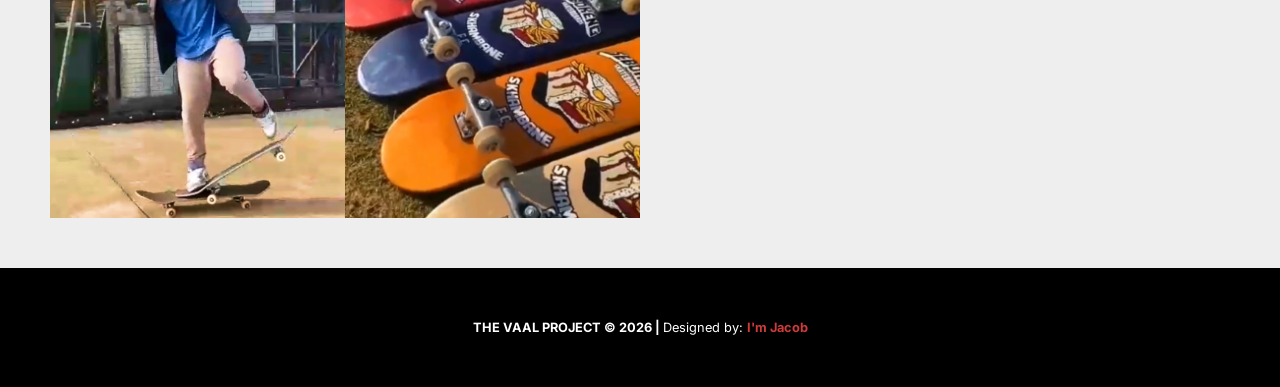
<file: paul.html>
<!DOCTYPE html>
<html lang="en">
<head>
    <meta charset="UTF-8">
    <meta name="viewport" content="width=device-width, initial-scale=1.0, viewport-fit=cover">
    
    <title>Paul | Influencer Profile | The Vaal Project</title>
    <meta name="title" content="Paul | Influencer Profile | The Vaal Project">
    <meta name="description" content="Meet Goitsemodimo Melato (Paul is a Problem), a Sebokeng-based multidisciplinary skateboarder and community mentor. Explore his technical precision and creative flair.">
    <meta name="keywords" content="Paul is a Problem, Goitsemodimo Melato, Sebokeng Skateboarder, Vaal Influencer, Skateboarding Coach South Africa">

    <link href="https://cdn.jsdelivr.net/npm/bootstrap@5.3.0/dist/css/bootstrap.min.css" rel="stylesheet">
    <link rel="stylesheet" href="https://cdn.jsdelivr.net/npm/bootstrap-icons@1.11.1/font/bootstrap-icons.css">
    <link href="https://fonts.googleapis.com/css2?family=Inter:wght@400;700;800&display=swap" rel="stylesheet">
    <link href="https://unpkg.com/aos@2.3.1/dist/aos.css" rel="stylesheet">
    <link href="assests/style/profile-pages.css" rel="stylesheet">
    
</head>
<body>

    <div id="loader"><div class="spinner"></div></div>
    <div id="scroll-progress"></div>
    <div id="custom-cursor">View</div>

    <!-- Desktop Navigation -->
    <nav class="nav-top">
        <a href="index.html#history" class="back-nav"><i class="bi bi-arrow-left"></i> Back to Home Page</a>
    </nav>
    
    <!-- Mobile Menu Button -->
    <button class="mobile-menu-btn" type="button" data-bs-toggle="modal" data-bs-target="#navModal">
        <i class="bi bi-list"></i>
    </button>

    <!-- Mobile Navigation Modal -->
    <div class="modal fade nav-modal" id="navModal" tabindex="-1" aria-hidden="true">
        <div class="modal-dialog modal-fullscreen">
            <div class="modal-content">
                <div class="nav-modal-header">
                    <a class="navbar-brand" href="index.html">The Vaal Project</a>
                    <button type="button" class="btn-close" data-bs-dismiss="modal" aria-label="Close"></button>
                </div>
                <div class="nav-modal-body">
                    <a class="modal-nav-link" href="index.html">Home</a>
                    <a class="modal-nav-link" href="index.html#artists">Back to Artists</a>
                    <div class="modal-footer-links">
                        <small>The Vaal Project &copy; 2026</small>
                    </div>
                </div>
            </div>
        </div>
    </div>

    <div class="hero-video-wrapper">
        <div class="hero-video-full"><div id="player"></div></div>
        <div class="hero-identity-overlay">
            <img src="assests/paul/profile_photo.webp" alt="Influencer" class="identity-image">
            <h1>Paul</h1>
             <div class="social-links">
                <a href="https://www.instagram.com/paul.is.a.problem" target="_blank"><i class="bi bi-instagram"></i></a>
                <a href="https://x.com/paulisaproblem" target="_blank"><i class="bi bi-twitter-x"></i></a>
                <a href="https://www.facebook.com/profile.php?id=100007071105085" target="_blank"><i class="bi bi-facebook"></i></a>
            </div>
            <p>
                Goitsemodimo Melato, known professionally as Paul is a Problem, is a Sebokeng-based multidisciplinary skateboarder, 
                coach, and community practitioner. He has earned widespread recognition for a dynamic style that fuses technical precision 
                with creative flair, underpinned by a deep-rooted commitment to youth empowerment.
                <br><br>
                Moving beyond his personal achievements on the board, Paul serves as a vital mentor within his community. He leverages skateboarding 
                as a transformative tool to instill discipline, foster self-confidence, and promote social cohesion among the next generation.
            </p>
        </div>
        
    </div>

    <main class="container-fluid px-0" style="background: #eee;">
        <h2 class="section-heading" data-aos="fade-down">Archive</h2>
        <div class="filter-container" data-aos="fade-up">
            <button class="filter-btn active" onclick="filterArchive('all', event)">All</button>
            <button class="filter-btn" onclick="filterArchive('photo', event)">Photos</button>
            <button class="filter-btn" onclick="filterArchive('video', event)">Videos</button>
        </div>

        <div class="archive-grid" id="cursor-trigger-area">
            <div class="archive-item photo-type" data-aos="zoom-in" onclick="openArchive('image', 'assests/paul/photos/IMG_0543.webp', '', 'NGO for skating young kids from Vaal.')">
                <img src="assests/paul/photos/IMG_0543_thumb.webp" alt="Gallery">
                <div class="archive-info-overlay">
                    <i class="bi bi-images"></i>
                    <h4>Gallery</h4>
                </div>
            </div>

            <div class="archive-item video-type" data-aos="zoom-in" data-aos-delay="100" onclick="openArchive('youtube', 'JD3wE7XGuYk', '', 'Paul teaching one of the young kids how to skate.')">
                <img src="assests/paul/randoms/P1010010_thumb.webp" alt="Gallery">
                <div class="archive-info-overlay">
                    <i class="bi bi-play-circle-fill"></i>
                    <h4>Play</h4>
                </div>
            </div>

            <div class="archive-item video-type" data-aos="zoom-in" data-aos-delay="100" onclick="openArchive('youtube', 'FREOTQ2OA8Y', 'Untitled', 'No description')">
                <img src="assests/paul/archive_video_04.webp" alt="Gallery">
                <div class="archive-info-overlay">
                    <i class="bi bi-play-circle-fill"></i>
                    <h4>Play</h4>
                </div>
            </div>

            <div class="archive-item video-type" data-aos="zoom-in" data-aos-delay="100" onclick="openArchive('youtube', 'VmBFg3TFz8g', 'Untitled', 'No description')">
                <img src="assests/paul/archive_video_01.webp" alt="Gallery">
                <div class="archive-info-overlay">
                    <i class="bi bi-play-circle-fill"></i>
                    <h4>Play</h4>
                </div>
            </div>

            <div class="archive-item video-type" data-aos="zoom-in" data-aos-delay="100" onclick="openArchive('youtube', '1d0MGOu_9Ug', 'Untitled', 'No description')">
                <img src="assests/paul/archive_video_03.webp" alt="Gallery">
                <div class="archive-info-overlay">
                    <i class="bi bi-play-circle-fill"></i>
                    <h4>Play</h4>
                </div>
            </div>

            <div class="archive-item video-type" data-aos="zoom-in" data-aos-delay="100" onclick="openArchive('youtube', 'XUnQth143E8', 'Untitled', 'No description')">
                <img src="assests/paul/archive_video_02.webp" alt="Gallery">
                <div class="archive-info-overlay">
                    <i class="bi bi-play-circle-fill"></i>
                    <h4>Play</h4>
                </div>
            </div>
        </div>
    </main>

    <div class="modal fade" id="archiveModal" tabindex="-1" aria-hidden="true">
        <div class="modal-dialog modal-dialog-centered modal-xl">
            <div class="modal-content border-0 overflow-hidden bg-white">
                <div class="lightbox-layout">
                    <div class="lightbox-media" id="mediaContainer"></div>
                    <div class="lightbox-info">
                        <h2 id="archiveTitle"></h2><hr><p id="archiveDesc"></p>
                    </div>
                </div>
            </div>
        </div>
    </div>

    <footer>
        <div class="container">
            The Vaal Project &copy; 2026 | 
            <span style="text-transform: none; font-weight: 400;">
                Designed by: <a href="#" data-bs-toggle="modal" data-bs-target="#designerModal" style="color: var(--vaal-link); text-decoration: none; font-weight: 700;">I'm Jacob</a>
            </span>
        </div>
    </footer>

    <script>
    // Function to load the designer details modal
    function loadDesignerModal() {
        fetch('includes/designer-details.html')
            .then(response => {
                if (!response.ok) throw new Error('Network response was not ok');
                return response.text();
            })
            .then(data => {
                // Insert the modal at the end of the body
                document.body.insertAdjacentHTML('beforeend', data);
            })
            .catch(error => console.error('Error loading modal:', error));
    }

    // Run the function when the DOM is ready
    document.addEventListener('DOMContentLoaded', loadDesignerModal);
    </script>

    <script src="https://cdn.jsdelivr.net/npm/bootstrap@5.3.0/dist/js/bootstrap.bundle.min.js"></script>
    <script src="https://www.youtube.com/iframe_api"></script>
    <script src="https://unpkg.com/aos@2.3.1/dist/aos.js"></script>
    <script>
        AOS.init({ duration: 1000, once: true });

        let player;
        function onYouTubeIframeAPIReady() {
            player = new YT.Player('player', {
                videoId: 'W3o6auJiafo',
                playerVars: { 'autoplay': 0, 'controls': 1, 'rel': 0, 'modestbranding': 0 }
            });
        }

        const cursor = document.getElementById('custom-cursor');
        const triggerArea = document.getElementById('cursor-trigger-area');
        if (cursor && triggerArea) {
            document.addEventListener('mousemove', (e) => {
                cursor.style.left = e.clientX + 'px'; 
                cursor.style.top = e.clientY + 'px';
            });
            triggerArea.addEventListener('mouseenter', () => cursor.style.opacity = '1');
            triggerArea.addEventListener('mouseleave', () => cursor.style.opacity = '0');
        }

        function filterArchive(category, event) {
            document.querySelectorAll('.filter-btn').forEach(btn => btn.classList.remove('active'));
            event.target.classList.add('active');
            document.querySelectorAll('.archive-item').forEach(item => {
                item.classList.toggle('hidden', category !== 'all' && !item.classList.contains(category + '-type'));
            });
        }

        function openArchive(type, src, title, desc) {
            const container = document.getElementById('mediaContainer');
            document.getElementById('archiveTitle').innerText = title || 'Untitled';
            document.getElementById('archiveDesc').innerText = desc || 'No description available';
            
            if (type === 'youtube') {
                container.innerHTML = `<div class="ratio ratio-16x9 w-100"><iframe src="https://www.youtube.com/embed/${src}?autoplay=1" allowfullscreen></iframe></div>`;
            } else {
                container.innerHTML = `<img src="${src}" class="w-100 h-100 object-fit-cover" style="object-fit:cover; width:100%; height:100%;">`;
            }
            new bootstrap.Modal(document.getElementById('archiveModal')).show();
        }

        // Stops video when modal is closed
        document.getElementById('archiveModal').addEventListener('hidden.bs.modal', () => {
            document.getElementById('mediaContainer').innerHTML = '';
        });

        window.addEventListener('load', () => { 
            document.getElementById('loader').classList.add('loader-hidden'); 
        });

        window.addEventListener('scroll', () => {
            const winScroll = document.body.scrollTop || document.documentElement.scrollTop;
            const height = document.documentElement.scrollHeight - document.documentElement.clientHeight;
            document.getElementById("scroll-progress").style.width = (winScroll / height) * 100 + "%";
        });
        
        // Handle mobile modal navigation - close modal then navigate
        document.querySelectorAll('.modal-nav-link').forEach(link => {
            link.addEventListener('click', function(e) {
                e.preventDefault();
                const href = this.getAttribute('href');
                const modalElement = document.getElementById('navModal');
                const modal = bootstrap.Modal.getInstance(modalElement);
                
                if (modal) {
                    modal.hide();
                }
                
                setTimeout(() => {
                    if (href && href !== '#') {
                        window.location.href = href;
                    }
                }, 200);
            });
        });
    </script>
</body>
</html>
</file>
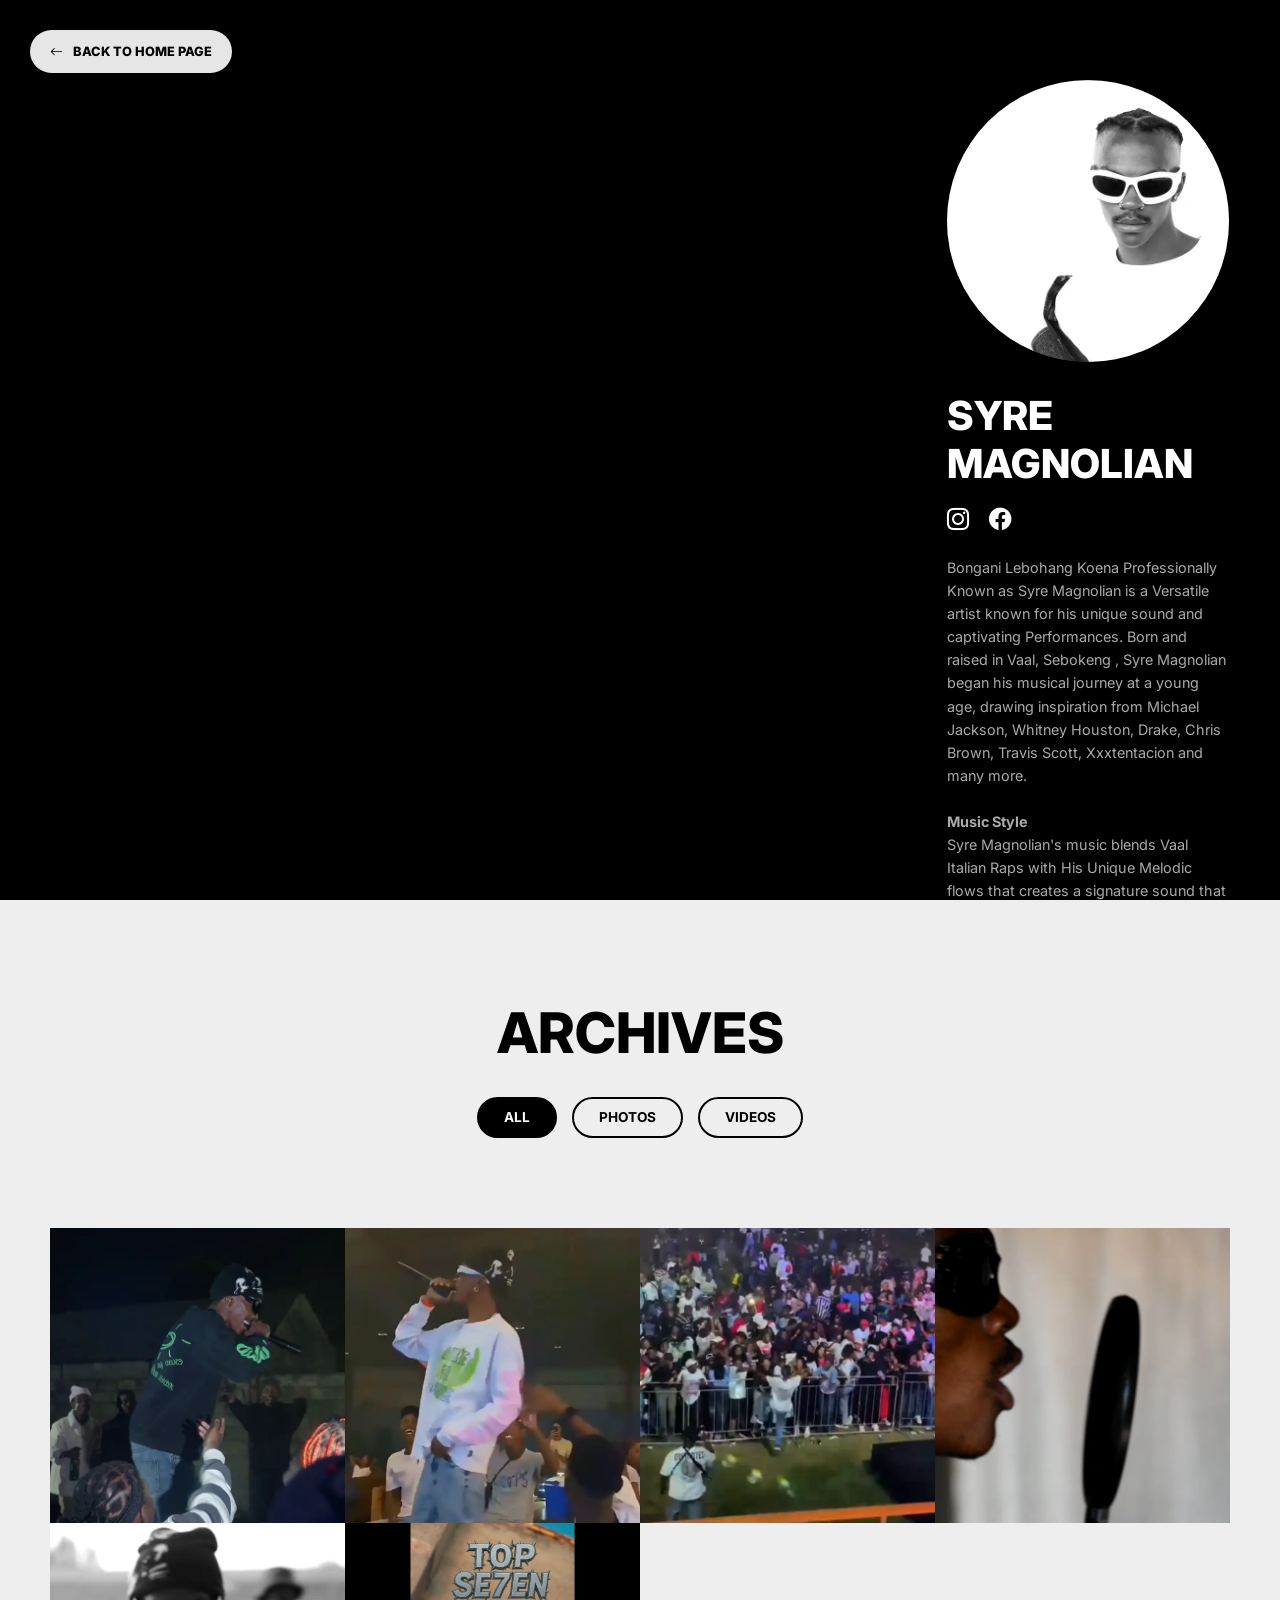
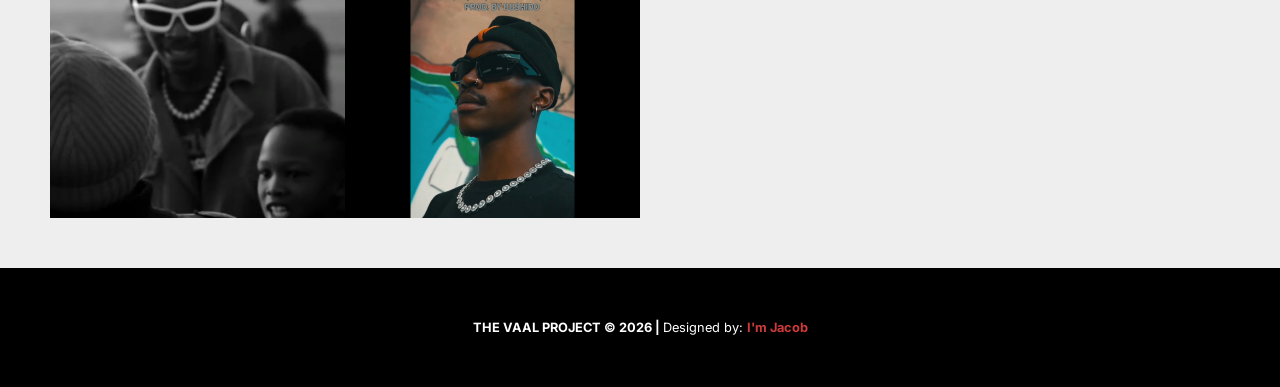
<file: syre-magnolian.html>
<!DOCTYPE html>
<html lang="en">
<head>
    <meta charset="UTF-8">
    <meta name="viewport" content="width=device-width, initial-scale=1.0, viewport-fit=cover">
    
    <title>Syre Magnolian | Influencer Profile | The Vaal Project</title>
    <meta name="title" content="Syre Magnolian | Influencer Profile | The Vaal Project">
    <meta name="description" content="Step into the world of Syre Magnolian. Explore a unique portfolio of creative work and influencer projects within The Vaal Project.">
    <meta name="keywords" content="Syre Magnolian, Vaal Influencer, Creative Portfolio, South African Digital Creator">

    <link href="https://cdn.jsdelivr.net/npm/bootstrap@5.3.0/dist/css/bootstrap.min.css" rel="stylesheet">
    <link rel="stylesheet" href="https://cdn.jsdelivr.net/npm/bootstrap-icons@1.11.1/font/bootstrap-icons.css">
    <link href="https://fonts.googleapis.com/css2?family=Inter:wght@400;700;800&display=swap" rel="stylesheet">
    <link href="https://unpkg.com/aos@2.3.1/dist/aos.css" rel="stylesheet">
    <link rel="stylesheet" href="assests/style/profile-pages.css">

    
</head>
<body>

    <div id="loader"><div class="spinner"></div></div>
    <div id="scroll-progress"></div>
    <div id="custom-cursor">View</div>

    <!-- Desktop Navigation -->
    <nav class="nav-top">
        <a href="index.html#history" class="back-nav"><i class="bi bi-arrow-left"></i> Back to Home Page</a>
    </nav>
    
    <!-- Mobile Menu Button -->
    <button class="mobile-menu-btn" type="button" data-bs-toggle="modal" data-bs-target="#navModal">
        <i class="bi bi-list"></i>
    </button>

    <!-- Mobile Navigation Modal -->
    <div class="modal fade nav-modal" id="navModal" tabindex="-1" aria-hidden="true">
        <div class="modal-dialog modal-fullscreen">
            <div class="modal-content">
                <div class="nav-modal-header">
                    <a class="navbar-brand" href="index.html">The Vaal Project</a>
                    <button type="button" class="btn-close" data-bs-dismiss="modal" aria-label="Close"></button>
                </div>
                <div class="nav-modal-body">
                    <a class="modal-nav-link" href="index.html">Home</a>
                    <a class="modal-nav-link" href="index.html#artists">Back to Artists</a>
                    <div class="modal-footer-links">
                        <small>The Vaal Project &copy; 2026</small>
                    </div>
                </div>
            </div>
        </div>
    </div>

    <div class="hero-video-wrapper">
        <div class="hero-video-full"><div id="player"></div></div>
        <div class="hero-identity-overlay">
            <img src="assests/bongani/profile_photo.webp" alt="Influencer" class="identity-image">
            <h1>Syre Magnolian</h1>
            <div class="social-links">
                <a href="https://www.instagram.com/stara_kara_league" target="_blank"><i class="bi bi-instagram"></i></a>
                <a href="https://www.facebook.com/syre.koena" target="_blank"><i class="bi bi-facebook"></i></a>
            </div>
            <p>
                Bongani Lebohang Koena Professionally Known as Syre Magnolian is a Versatile artist known for his unique sound 
                and captivating Performances. Born and raised in Vaal, Sebokeng , Syre Magnolian began his musical journey at a 
                young age, drawing inspiration from Michael Jackson, Whitney Houston, Drake, Chris Brown, Travis Scott, 
                Xxxtentacion and many more.
                <br><br>
                <b>Music Style</b>
                <br>
                Syre Magnolian's music blends Vaal Italian Raps with His Unique Melodic flows that creates a signature sound that 
                resonates with The Magnolians (his fans).
            </p>
        </div>
    </div>

    <main class="container-fluid px-0" style="background: #eee;">
        <h2 class="section-heading" data-aos="fade-down">Archives</h2>
        <div class="filter-container" data-aos="fade-up">
            <button class="filter-btn active" onclick="filterArchive('all', event)">All</button>
            <button class="filter-btn" onclick="filterArchive('photo', event)">Photos</button>
            <button class="filter-btn" onclick="filterArchive('video', event)">Videos</button>
        </div>

        <div class="archive-grid" id="cursor-trigger-area">
            <div class="archive-item video-type" data-aos="zoom-in" data-aos-delay="100" onclick="openArchive('youtube', 'Juz6IpugaqU', 'Live Performance', 'Performance at freestate.')">
                <img src="assests/bongani/performances/video1.webp" alt="Performance">
                <div class="archive-info-overlay">
                    <i class="bi bi-play-circle-fill"></i>
                    <h4>Play</h4>
                </div>
            </div>

            <div class="archive-item video-type" data-aos="zoom-in" data-aos-delay="100" onclick="openArchive('youtube', 'P3BPJF5rc4c', 'Live Performance', 'Performance at Vaal vibes.')">
                <img src="assests/bongani/performances/video2.webp" alt="Performance">
                <div class="archive-info-overlay">
                    <i class="bi bi-play-circle-fill"></i>
                    <h4>Play</h4>
                </div>
            </div>

            <div class="archive-item video-type" data-aos="zoom-in" data-aos-delay="100" onclick="openArchive('youtube', 'Upx3OQspvvA', 'Live Performance', 'Performance at Vaal farmers market.')">
                <img src="assests/bongani/performances/video3.webp" alt="Performance">
                <div class="archive-info-overlay">
                    <i class="bi bi-play-circle-fill"></i>
                    <h4>Play</h4>
                </div>
            </div>

            <div class="archive-item video-type" data-aos="zoom-in" data-aos-delay="100" onclick="openArchive('youtube', 'Rs0d14k-b88', 'Music Video', 'No additional info')">
                <img src="assests/bongani/archive_video_02.png" alt="Music Video">
                <div class="archive-info-overlay">
                    <i class="bi bi-play-circle-fill"></i>
                    <h4>Play</h4>
                </div>
            </div>

            <div class="archive-item video-type" data-aos="zoom-in" data-aos-delay="100" onclick="openArchive('youtube', 'y3D24IL9TsA', 'Music Video', 'No additional info')">
                <img src="assests/bongani/archive_video_03.png" alt="Music Video">
                <div class="archive-info-overlay">
                    <i class="bi bi-play-circle-fill"></i>
                    <h4>Play</h4>
                </div>
            </div>

            <div class="archive-item video-type" data-aos="zoom-in" data-aos-delay="100" onclick="openArchive('youtube', '3iA112uqw2E', 'Music Video', 'No additional info')">
                <img src="assests/bongani/archive_video_04.png" alt="Music Video">
                <div class="archive-info-overlay">
                    <i class="bi bi-play-circle-fill"></i>
                    <h4>Play</h4>
                </div>
            </div>
        </div>
    </main>

    <div class="modal fade" id="archiveModal" tabindex="-1" aria-hidden="true">
        <div class="modal-dialog modal-dialog-centered modal-xl">
            <div class="modal-content border-0 overflow-hidden bg-white">
                <div class="lightbox-layout">
                    <div class="lightbox-media" id="mediaContainer"></div>
                    <div class="lightbox-info">
                        <h2 id="archiveTitle"></h2>
                        <p id="archiveDesc"></p>
                        <hr>
                    </div>
                </div>
            </div>
        </div>
    </div>

    <footer>
        <div class="container">
            The Vaal Project &copy; 2026 | 
            <span style="text-transform: none; font-weight: 400;">
                Designed by: <a href="#" data-bs-toggle="modal" data-bs-target="#designerModal" style="color: var(--vaal-link); text-decoration: none; font-weight: 700;">I'm Jacob</a>
            </span>
        </div>
    </footer>

    <script>
    // Function to load the designer details modal
    function loadDesignerModal() {
        fetch('includes/designer-details.html')
            .then(response => {
                if (!response.ok) throw new Error('Network response was not ok');
                return response.text();
            })
            .then(data => {
                // Insert the modal at the end of the body
                document.body.insertAdjacentHTML('beforeend', data);
            })
            .catch(error => console.error('Error loading modal:', error));
    }

    // Run the function when the DOM is ready
    document.addEventListener('DOMContentLoaded', loadDesignerModal);
    </script>

    <script src="https://cdn.jsdelivr.net/npm/bootstrap@5.3.0/dist/js/bootstrap.bundle.min.js"></script>
    <script src="https://www.youtube.com/iframe_api"></script>
    <script src="https://unpkg.com/aos@2.3.1/dist/aos.js"></script>
    <script>
        AOS.init({ duration: 1000, once: true });

        let player;
        function onYouTubeIframeAPIReady() {
            player = new YT.Player('player', {
                videoId: 'OnaT8rvaEwU',
                playerVars: { 'autoplay': 0, 'controls': 1, 'rel': 0, 'modestbranding': 0 }
            });
        }

        const cursor = document.getElementById('custom-cursor');
        const triggerArea = document.getElementById('cursor-trigger-area');
        if (cursor && triggerArea) {
            document.addEventListener('mousemove', (e) => {
                cursor.style.left = e.clientX + 'px'; 
                cursor.style.top = e.clientY + 'px';
            });
            triggerArea.addEventListener('mouseenter', () => cursor.style.opacity = '1');
            triggerArea.addEventListener('mouseleave', () => cursor.style.opacity = '0');
        }

        function filterArchive(category, event) {
            document.querySelectorAll('.filter-btn').forEach(btn => btn.classList.remove('active'));
            event.target.classList.add('active');
            document.querySelectorAll('.archive-item').forEach(item => {
                item.classList.toggle('hidden', category !== 'all' && !item.classList.contains(category + '-type'));
            });
        }

        function openArchive(type, src, title, desc) {
            const container = document.getElementById('mediaContainer');
            document.getElementById('archiveTitle').innerText = title || 'Untitled';
            document.getElementById('archiveDesc').innerText = desc || 'No description available';
            
            if (type === 'youtube') {
                container.innerHTML = `<div class="ratio ratio-16x9 w-100"><iframe src="https://www.youtube.com/embed/${src}?autoplay=1" allowfullscreen></iframe></div>`;
            } else {
                container.innerHTML = `<img src="${src}" class="w-100 h-100 object-fit-cover" style="object-fit:cover; width:100%; height:100%;">`;
            }
            new bootstrap.Modal(document.getElementById('archiveModal')).show();
        }

        // Stops video when modal is closed
        document.getElementById('archiveModal').addEventListener('hidden.bs.modal', () => {
            document.getElementById('mediaContainer').innerHTML = '';
        });

        window.addEventListener('load', () => { 
            document.getElementById('loader').classList.add('loader-hidden'); 
        });

        window.addEventListener('scroll', () => {
            const winScroll = document.body.scrollTop || document.documentElement.scrollTop;
            const height = document.documentElement.scrollHeight - document.documentElement.clientHeight;
            document.getElementById("scroll-progress").style.width = (winScroll / height) * 100 + "%";
        });
        
        // Handle mobile modal navigation - close modal then navigate
        document.querySelectorAll('.modal-nav-link').forEach(link => {
            link.addEventListener('click', function(e) {
                e.preventDefault();
                const href = this.getAttribute('href');
                const modalElement = document.getElementById('navModal');
                const modal = bootstrap.Modal.getInstance(modalElement);
                
                if (modal) {
                    modal.hide();
                }
                
                setTimeout(() => {
                    if (href && href !== '#') {
                        window.location.href = href;
                    }
                }, 200);
            });
        });
    </script>
</body>
</html>
</file>
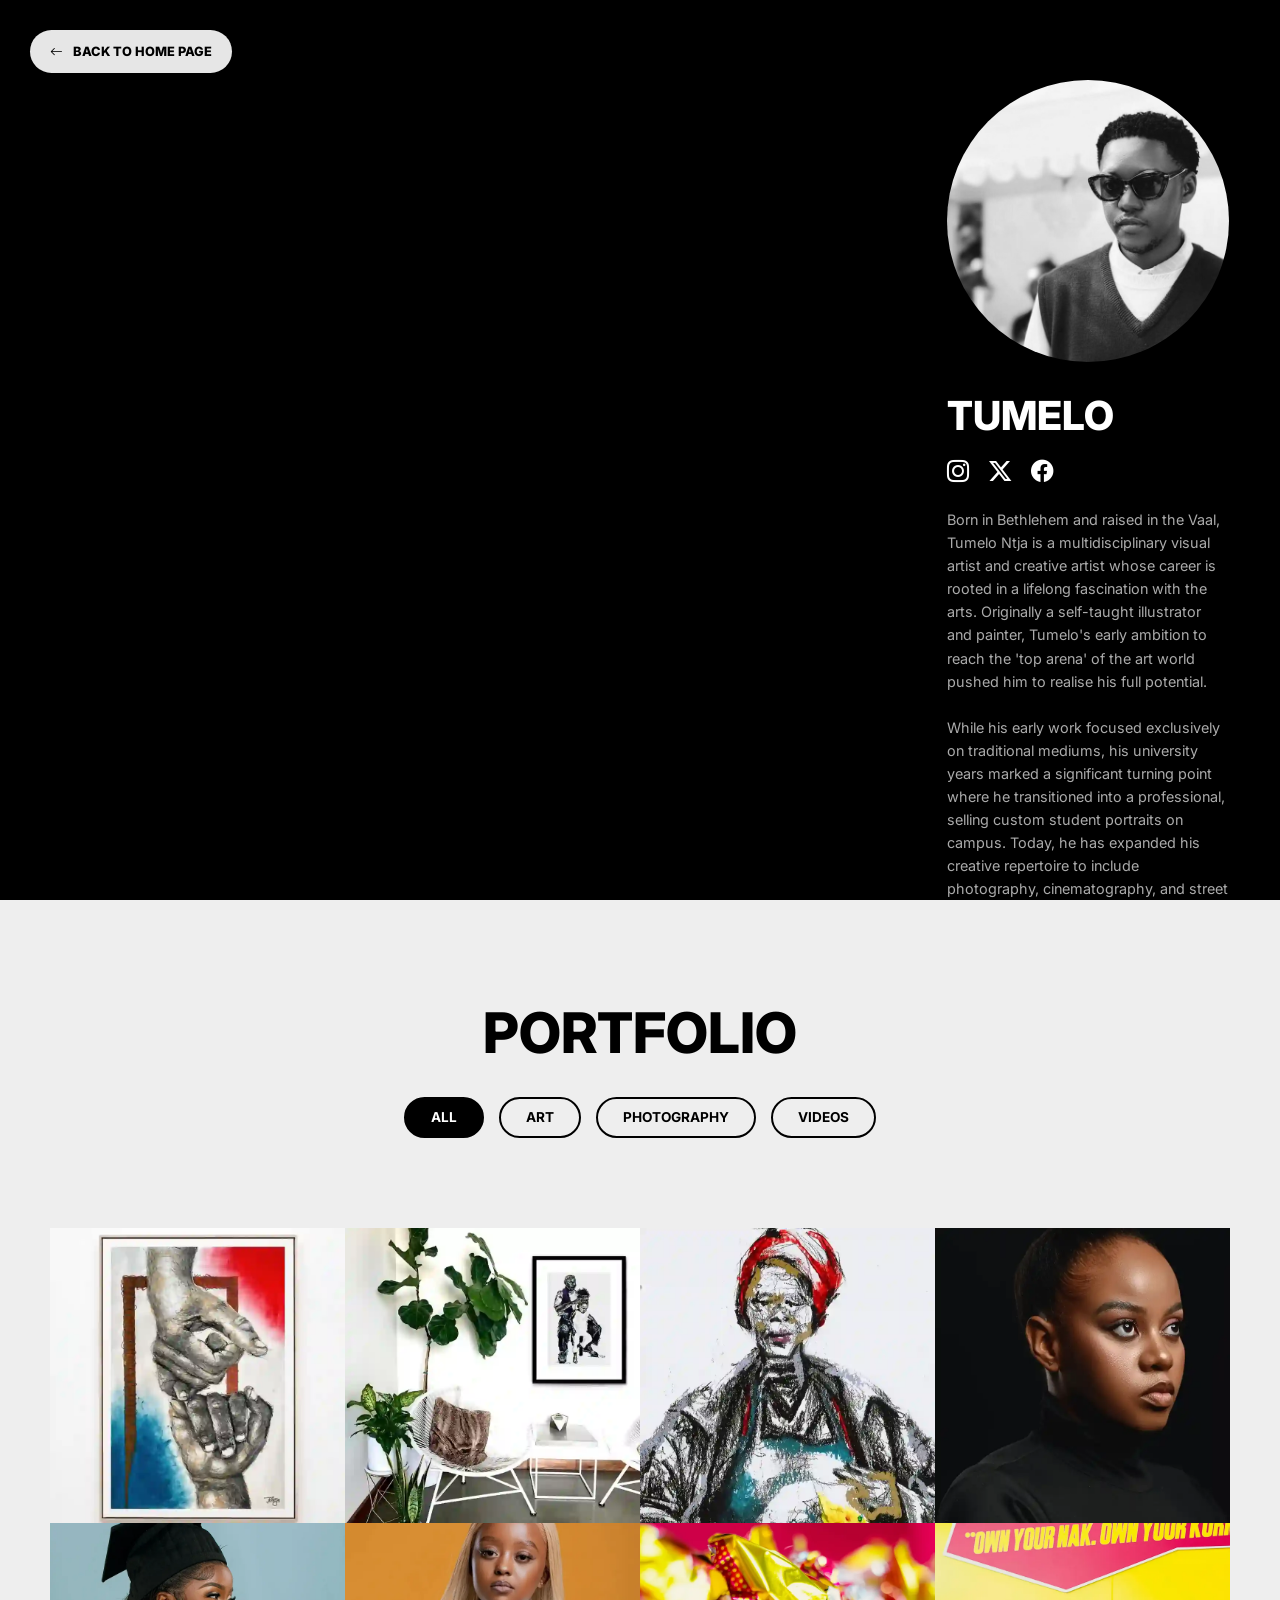
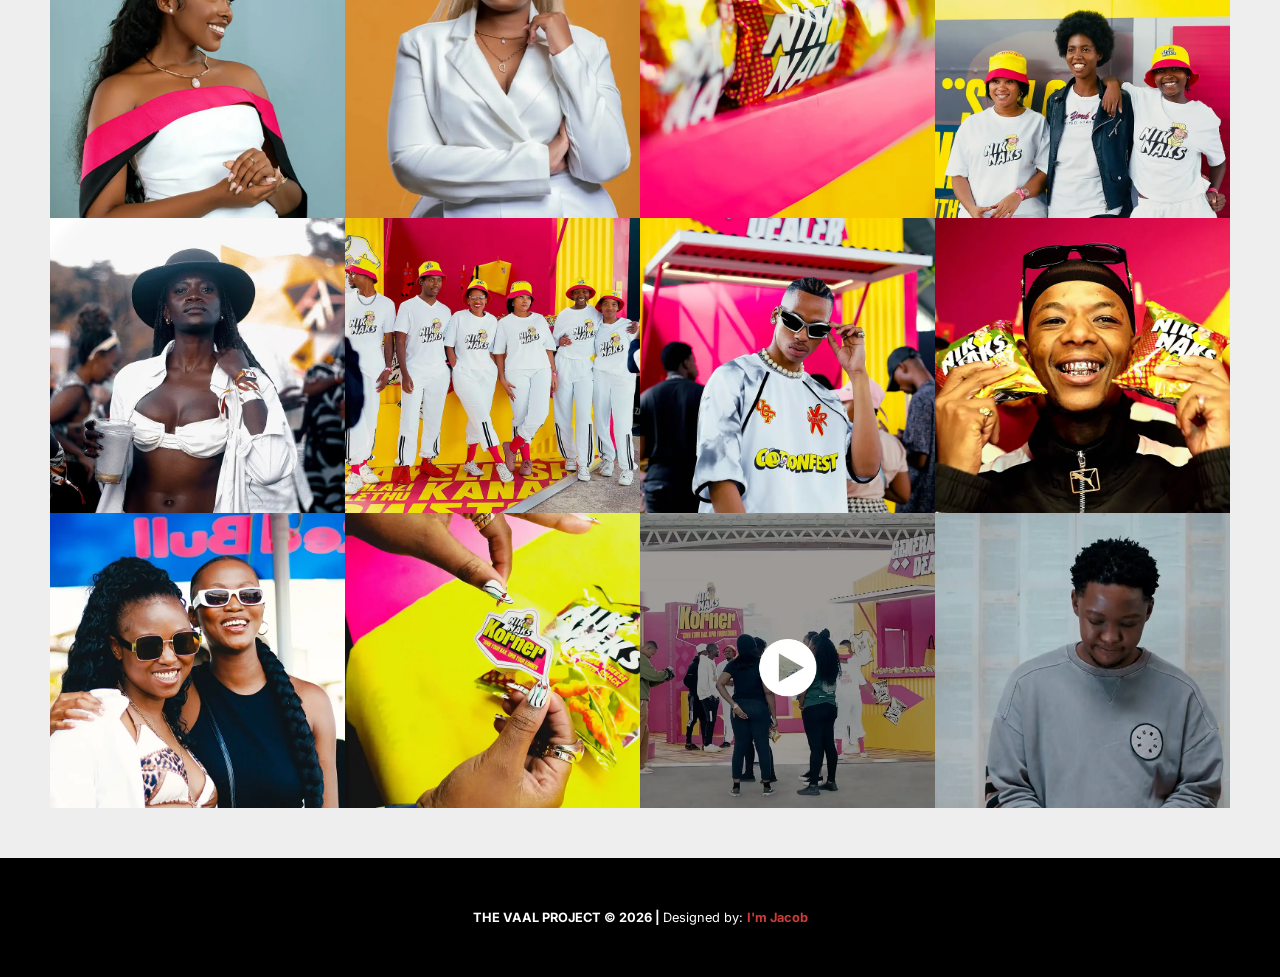
<file: tumelo.html>
<!DOCTYPE html>
<html lang="en">
<head>
    <meta charset="UTF-8">
    <meta name="viewport" content="width=device-width, initial-scale=1.0, viewport-fit=cover">
    
    <title>Tumelo | Influencer Profile | The Vaal Project</title>
    <meta name="title" content="Tumelo | Influencer Profile | The Vaal Project">
    <meta name="description" content="Explore the portfolio of Tumelo Ntja, a Bethlehem-born visual artist and creative based in the Vaal. Discover his multidisciplinary work in painting and photography.">
    <meta name="keywords" content="Tumelo Ntja, Vaal Visual Artist, South African Painter, Vaal Photography">

    <link href="https://cdn.jsdelivr.net/npm/bootstrap@5.3.0/dist/css/bootstrap.min.css" rel="stylesheet">
    <link rel="stylesheet" href="https://cdn.jsdelivr.net/npm/bootstrap-icons@1.11.1/font/bootstrap-icons.css">
    <link href="https://fonts.googleapis.com/css2?family=Inter:wght@400;700;800&display=swap" rel="stylesheet">
    <link href="https://unpkg.com/aos@2.3.1/dist/aos.css" rel="stylesheet">
    <link href="assests/style/profile-pages.css" rel="stylesheet">
    
    
</head>
<body>

    <div id="loader"><div class="spinner"></div></div>
    <div id="scroll-progress"></div>
    <div id="custom-cursor">View</div>

    <!-- Desktop Navigation -->
    <nav class="nav-top">
        <a href="index.html#history" class="back-nav"><i class="bi bi-arrow-left"></i> Back to Home Page</a>
    </nav>
    
    <!-- Mobile Menu Button -->
    <button class="mobile-menu-btn" type="button" data-bs-toggle="modal" data-bs-target="#navModal">
        <i class="bi bi-list"></i>
    </button>

    <!-- Mobile Navigation Modal -->
    <div class="modal fade nav-modal" id="navModal" tabindex="-1" aria-hidden="true">
        <div class="modal-dialog modal-fullscreen">
            <div class="modal-content">
                <div class="nav-modal-header">
                    <a class="navbar-brand" href="index.html">The Vaal Project</a>
                    <button type="button" class="btn-close" data-bs-dismiss="modal" aria-label="Close"></button>
                </div>
                <div class="nav-modal-body">
                    <a class="modal-nav-link" href="index.html">Home</a>
                    <a class="modal-nav-link" href="index.html#artists">Back to Artists</a>
                    <div class="modal-footer-links">
                        <small>The Vaal Project &copy; 2026</small>
                    </div>
                </div>
            </div>
        </div>
    </div>

    <div class="hero-video-wrapper">
        <div class="hero-video-full"><div id="player"></div></div>
        <div class="hero-identity-overlay">
            <img src="assests/tumelo/profile_photo.webp" alt="Influencer" class="identity-image">
            <h1>Tumelo</h1>
            <div class="social-links">
                <a href="https://www.instagram.com/tumelo_ntja" target="_blank"><i class="bi bi-instagram"></i></a>
                <a href="https://x.com/tumelontja" target="_blank"><i class="bi bi-twitter-x"></i></a>
                <a href="https://www.facebook.com/tumelo.ntja" target="_blank"><i class="bi bi-facebook"></i></a>
            </div>
            <p>
                Born in Bethlehem and raised in the Vaal, Tumelo Ntja is a multidisciplinary visual artist and creative artist 
                whose career is rooted in a lifelong fascination with the arts. Originally a self-taught illustrator and painter, 
                Tumelo's early ambition to reach the 'top arena' of the art world pushed him to realise his full potential.
                <br><br>
                While his early work focused exclusively on traditional mediums, his university years marked a significant turning 
                point where he transitioned into a professional, selling custom student portraits on campus. 
                Today, he has expanded his creative repertoire to include photography, cinematography, and street wear design, 
                blending a background in Marketing Management with a deep passion for visual storytelling.
            </p>
        </div>
    </div>

    <main class="container-fluid px-0" style="background: #eee;">
        <h2 class="section-heading" data-aos="fade-down">Portfolio</h2>
        <div class="filter-container" data-aos="fade-up">
            <button class="filter-btn active" onclick="filterArchive('all', event)">All</button>
            <button class="filter-btn" onclick="filterArchive('art', event)">Art</button>
            <button class="filter-btn" onclick="filterArchive('photography', event)">Photography</button>
            <button class="filter-btn" onclick="filterArchive('video', event)">Videos</button>
        </div>

        <div class="archive-grid" id="cursor-trigger-area">
            <div class="archive-item art-type" data-aos="zoom-in" onclick="openArchive('image', 'assests/tumelo/painting-work/image01.jpeg', 'Art 01', 'Description')">
                <img src="assests/tumelo/painting-work/image01_thumb.webp" alt="Gallery">
                <div class="archive-info-overlay"><i class="bi bi-images"></i><h4>Gallery</h4></div>
            </div>
            <div class="archive-item art-type" onclick="openArchive('image', 'assests/tumelo/painting-work/image02.jpeg', 'Art 02', 'Description')">
                <img src="assests/tumelo/painting-work/image02_thumb.webp" alt="Gallery">
                <div class="archive-info-overlay"><i class="bi bi-images"></i><h4>Gallery</h4></div>
            </div>
            <div class="archive-item art-type" onclick="openArchive('image', 'assests/tumelo/painting-work/image03.jpeg', 'Art 03', 'Description')">
                <img src="assests/tumelo/painting-work/image03_thumb.webp" alt="Gallery">
                <div class="archive-info-overlay"><i class="bi bi-images"></i><h4>Gallery</h4></div>
            </div>

            <div class="archive-item photography-type" onclick="openArchive('image', 'assests/tumelo/photography/image-01.webp', 'Photo 01', 'Description')">
                <img src="assests/tumelo/photography/image-01_thumb.webp" alt="Gallery">
                <div class="archive-info-overlay"><i class="bi bi-images"></i><h4>Gallery</h4></div>
            </div>
            <div class="archive-item photography-type" onclick="openArchive('image', 'assests/tumelo/photography/image-03.webp', 'Photo 03', 'Description')">
                <img src="assests/tumelo/photography/image-03_thumb.webp" alt="Gallery">
                <div class="archive-info-overlay"><i class="bi bi-images"></i><h4>Gallery</h4></div>
            </div>
            <div class="archive-item photography-type" onclick="openArchive('image', 'assests/tumelo/photography/image-04.webp', 'Photo 04', 'Description')">
                <img src="assests/tumelo/photography/image-04_thumb.webp" alt="Gallery">
                <div class="archive-info-overlay"><i class="bi bi-images"></i><h4>Gallery</h4></div>
            </div>
            <div class="archive-item photography-type" onclick="openArchive('image', 'assests/tumelo/photography/image-05.webp', 'Photo 05', 'Description')">
                <img src="assests/tumelo/photography/image-05_thumb.webp" alt="Gallery">
                <div class="archive-info-overlay"><i class="bi bi-images"></i><h4>Gallery</h4></div>
            </div>
            <div class="archive-item photography-type" onclick="openArchive('image', 'assests/tumelo/photography/image-06.webp', 'Photo 06', 'Description')">
                <img src="assests/tumelo/photography/image-06_thumb.webp" alt="Gallery">
                <div class="archive-info-overlay"><i class="bi bi-images"></i><h4>Gallery</h4></div>
            </div>
            <div class="archive-item photography-type" onclick="openArchive('image', 'assests/tumelo/photography/image-07.webp', 'Photo 07', 'Description')">
                <img src="assests/tumelo/photography/image-07_thumb.webp" alt="Gallery">
                <div class="archive-info-overlay"><i class="bi bi-images"></i><h4>Gallery</h4></div>
            </div>
            <div class="archive-item photography-type" onclick="openArchive('image', 'assests/tumelo/photography/image-10.webp', 'Photo 10', 'Description')">
                <img src="assests/tumelo/photography/image-10_thumb.webp" alt="Gallery">
                <div class="archive-info-overlay"><i class="bi bi-images"></i><h4>Gallery</h4></div>
            </div>
            <div class="archive-item photography-type" onclick="openArchive('image', 'assests/tumelo/photography/image-11.webp', 'Photo 11', 'Description')">
                <img src="assests/tumelo/photography/image-11_thumb.webp" alt="Gallery">
                <div class="archive-info-overlay"><i class="bi bi-images"></i><h4>Gallery</h4></div>
            </div>
            <div class="archive-item photography-type" onclick="openArchive('image', 'assests/tumelo/photography/image-12.webp', 'Photo 12', 'Description')">
                <img src="assests/tumelo/photography/image-12_thumb.webp" alt="Gallery">
                <div class="archive-info-overlay"><i class="bi bi-images"></i><h4>Gallery</h4></div>
            </div>
            <div class="archive-item photography-type" onclick="openArchive('image', 'assests/tumelo/photography/image-14.webp', 'Photo 14', 'Description')">
                <img src="assests/tumelo/photography/image-14_thumb.webp" alt="Gallery">
                <div class="archive-info-overlay"><i class="bi bi-images"></i><h4>Gallery</h4></div>
            </div>
            <div class="archive-item photography-type" onclick="openArchive('image', 'assests/tumelo/photography/image-15.webp', 'Photo 15', 'Description')">
                <img src="assests/tumelo/photography/image-15_thumb.webp" alt="Gallery">
                <div class="archive-info-overlay"><i class="bi bi-images"></i><h4>Gallery</h4></div>
            </div>

            <div class="archive-item video-type" data-aos="zoom-in" data-aos-delay="100" onclick="openArchive('youtube', '60p0vcEawDw', 'Skate Session', 'Afternoon at the park')">
                <img src="assests/tumelo/photography/videos/niknaks.korner.webp" alt="Gallery">
                <div class="archive-info-overlay">
                    <i class="bi bi-play-circle-fill"></i>
                    <h4>Play</h4>
                </div>
            </div>
            <div class="archive-item video-type" data-aos="zoom-in" data-aos-delay="100" onclick="openArchive('youtube', 'GqZ-SAkeOVA', 'Skate Session', 'Afternoon at the park')">
                <img src="assests/tumelo/photography/videos/pizza_hut_thumb.webp" alt="Gallery">
                <div class="archive-info-overlay">
                    <i class="bi bi-play-circle-fill"></i>
                    <h4>Play</h4>
                </div>
            </div>
        </div>
    </main>

    <div class="modal fade" id="archiveModal" tabindex="-1" aria-hidden="true">
        <div class="modal-dialog modal-dialog-centered modal-xl">
            <div class="modal-content border-0 overflow-hidden bg-white">
                <div class="lightbox-layout">
                    <div class="lightbox-media" id="mediaContainer"></div>
                    <div class="lightbox-info">
                        <button type="button" class="btn-close mb-4" data-bs-dismiss="modal" aria-label="Close"></button>
                        <h2 id="archiveTitle"></h2><hr><p id="archiveDesc"></p>
                    </div>
                </div>
            </div>
        </div>
    </div>

    <footer>
        <div class="container">
            The Vaal Project &copy; 2026 | 
            <span style="text-transform: none; font-weight: 400;">
                Designed by: <a href="#" data-bs-toggle="modal" data-bs-target="#designerModal" style="color: var(--vaal-link); text-decoration: none; font-weight: 700;">I'm Jacob</a>
            </span>
        </div>
    </footer>

    <script>
    // Function to load the designer details modal
    function loadDesignerModal() {
        fetch('includes/designer-details.html')
            .then(response => {
                if (!response.ok) throw new Error('Network response was not ok');
                return response.text();
            })
            .then(data => {
                // Insert the modal at the end of the body
                document.body.insertAdjacentHTML('beforeend', data);
            })
            .catch(error => console.error('Error loading modal:', error));
    }

    // Run the function when the DOM is ready
    document.addEventListener('DOMContentLoaded', loadDesignerModal);
    </script>

    <script src="https://cdn.jsdelivr.net/npm/bootstrap@5.3.0/dist/js/bootstrap.bundle.min.js"></script>
    <script src="https://www.youtube.com/iframe_api"></script>
    <script src="https://unpkg.com/aos@2.3.1/dist/aos.js"></script>
    <script>
        AOS.init({ duration: 1000, once: true });

        let player;
        function onYouTubeIframeAPIReady() {
            player = new YT.Player('player', {
                videoId: 'uqikccYeDfA',
                playerVars: { 'autoplay': 0, 'controls': 1, 'rel': 0, 'modestbranding': 0 }
            });
        }

        const cursor = document.getElementById('custom-cursor');
        const triggerArea = document.getElementById('cursor-trigger-area');
        if (cursor && triggerArea) {
            document.addEventListener('mousemove', (e) => {
                cursor.style.left = e.clientX + 'px'; 
                cursor.style.top = e.clientY + 'px';
            });
            triggerArea.addEventListener('mouseenter', () => cursor.style.opacity = '1');
            triggerArea.addEventListener('mouseleave', () => cursor.style.opacity = '0');
        }

        function filterArchive(category, event) {
            document.querySelectorAll('.filter-btn').forEach(btn => btn.classList.remove('active'));
            event.target.classList.add('active');
            document.querySelectorAll('.archive-item').forEach(item => {
                item.classList.toggle('hidden', category !== 'all' && !item.classList.contains(category + '-type'));
            });
        }

        function openArchive(type, src, title, desc) {
            const container = document.getElementById('mediaContainer');
            document.getElementById('archiveTitle').innerText = title || 'Untitled';
            document.getElementById('archiveDesc').innerText = desc || 'No description available';
            
            if (type === 'youtube') {
                container.innerHTML = `<div class="ratio ratio-16x9 w-100"><iframe src="https://www.youtube.com/embed/${src}?autoplay=1" allowfullscreen></iframe></div>`;
            } else {
                container.innerHTML = `<img src="${src}" class="w-100 h-100 object-fit-cover" style="object-fit:cover; width:100%; height:100%;">`;
            }
            new bootstrap.Modal(document.getElementById('archiveModal')).show();
        }

        // Stops video when modal is closed
        document.getElementById('archiveModal').addEventListener('hidden.bs.modal', () => {
            document.getElementById('mediaContainer').innerHTML = '';
        });

        window.addEventListener('load', () => { 
            document.getElementById('loader').classList.add('loader-hidden'); 
        });

        window.addEventListener('scroll', () => {
            const winScroll = document.body.scrollTop || document.documentElement.scrollTop;
            const height = document.documentElement.scrollHeight - document.documentElement.clientHeight;
            document.getElementById("scroll-progress").style.width = (winScroll / height) * 100 + "%";
        });
        
        // Handle mobile modal navigation - close modal then navigate
        document.querySelectorAll('.modal-nav-link').forEach(link => {
            link.addEventListener('click', function(e) {
                e.preventDefault();
                const href = this.getAttribute('href');
                const modalElement = document.getElementById('navModal');
                const modal = bootstrap.Modal.getInstance(modalElement);
                
                if (modal) {
                    modal.hide();
                }
                
                setTimeout(() => {
                    if (href && href !== '#') {
                        window.location.href = href;
                    }
                }, 200);
            });
        });
    </script>
</body>
</html>
</file>
<file: assests/style/profile-pages.css>
:root {
            --vaal-black: #000000;
            --vaal-white: #ffffff;
            --vaal-gray: #d9d9d9;
            --vaal-dark-accent: #222;
            --vaal-highlight: #4d1414;
            --vaal-link: #cf3a3a;
        }

        /* --- Page Loader --- */
        #loader {
            position: fixed; top: 0; left: 0; width: 100%; height: 100%;
            background: #ffffff; display: flex; justify-content: center;
            align-items: center; z-index: 10000; transition: opacity 0.5s ease, visibility 0.5s;
        }
        .spinner {
            width: 40px; height: 40px; border: 4px solid #f3f3f3;
            border-top: 4px solid #000; border-radius: 50%;
            animation: spin 1s linear infinite;
        }
        @keyframes spin { 0% { transform: rotate(0deg); } 100% { transform: rotate(360deg); } }
        .loader-hidden { opacity: 0; visibility: hidden; }

        /* --- Progress Bar --- */
        #scroll-progress {
            position: fixed; top: 0; left: 0; width: 0%; height: 4px;
            background: #7a1f1f; z-index: 9999;
        }

        body { font-family: 'Inter', sans-serif; background-color: #fff; color: #000; overflow-x: hidden; }
        
        /* Desktop navigation */
        .nav-top { position: fixed; top: 30px; left: 30px; z-index: 1000; }
        .back-nav { 
            display: flex; align-items: center; gap: 10px; text-decoration: none; color: #000; 
            background: rgba(255, 255, 255, 0.9); backdrop-filter: blur(10px); 
            padding: 12px 20px; border-radius: 50px; font-size: 0.8rem; font-weight: 800; 
            text-transform: uppercase; box-shadow: 0 4px 15px rgba(0,0,0,0.1);
        }
        
        /* Mobile menu button - hidden on desktop */
        .mobile-menu-btn {
            display: none;
            position: fixed;
            top: 20px;
            right: 20px;
            z-index: 1001;
            background: rgba(255, 255, 255, 0.9);
            backdrop-filter: blur(10px);
            border: none;
            font-size: 1.5rem;
            color: #000;
            cursor: pointer;
            padding: 10px 14px;
            border-radius: 50px;
            box-shadow: 0 4px 15px rgba(0,0,0,0.1);
        }
        
        /* Navigation Modal Styling */
        .nav-modal .modal-dialog {
            margin: 0;
            max-width: none;
        }
        
        .nav-modal .modal-content {
            min-height: 100vh;
            border-radius: 0;
            background: var(--vaal-white);
            border: none;
        }
        
        .nav-modal-header {
            display: flex;
            justify-content: space-between;
            align-items: center;
            padding: 1.5rem;
            border-bottom: 1px solid #eee;
        }
        
        .nav-modal-header .navbar-brand {
            color: var(--vaal-black) !important;
            font-size: 1.3rem;
            margin: 0;
            font-weight: 800;
            text-decoration: none;
        }
        
        .nav-modal-body {
            display: flex;
            flex-direction: column;
            justify-content: center;
            align-items: center;
            min-height: 80vh;
            padding: 2rem;
        }
        
        .modal-nav-link {
            display: block;
            text-align: center;
            padding: 1.25rem 0;
            font-weight: 700;
            text-transform: uppercase;
            font-size: 1.2rem;
            color: var(--vaal-black);
            text-decoration: none;
            width: 100%;
            transition: 0.2s;
            border-bottom: 1px solid #f0f0f0;
        }
        
        .modal-nav-link:active {
            color: var(--vaal-highlight);
        }
        
        .modal-footer-links {
            margin-top: 2rem;
            padding-top: 1rem;
            text-align: center;
            font-size: 0.7rem;
            color: #666;
        }

        .hero-video-wrapper { display: flex; width: 100%; height: 100vh; background: #000; overflow: hidden; }
        .hero-video-full { flex: 1; position: relative; background: #000; }
        .hero-video-full iframe { width: 100%; height: 100%; border: none; }

        .hero-identity-overlay {
            width: 30%; height: 100%; background: var(--vaal-black); color: #fff; 
            display: flex; flex-direction: column; padding: 80px 4% 40px;
            filter: grayscale(100%); overflow-y: auto;
        }
        .hero-identity-overlay::-webkit-scrollbar { width: 10px; }
        .hero-identity-overlay::-webkit-scrollbar-track { background: #000; }
        .hero-identity-overlay::-webkit-scrollbar-thumb { background: #6e6e6e; border-radius: 10px; }

        .identity-image { width: 100%; aspect-ratio: 4/4; background: #333; margin-bottom: 30px; object-fit: cover; flex-shrink: 0; border-radius: 100%; }
        .hero-identity-overlay h1 { font-size: 2.5rem; font-weight: 800; text-transform: uppercase; margin-bottom: 15px; }
        .hero-identity-overlay p { color: #aaa; line-height: 1.6; margin-bottom: 30px; font-size: 0.9rem; }

        .hero-identity-overlay .link {text-decoration: none; color: var(--vaal-link); font-weight: 700;}

        .social-links { display: flex; gap: 20px; font-size: 1.4rem; padding-bottom: 20px; }
        .social-links a { color: #fff; transition: 0.3s; }
        .social-links a:hover { color: #00aff5; }

        #custom-cursor {
            width: 80px; height: 80px; border: 2px solid #fff; border-radius: 50%;
            position: fixed; pointer-events: none; z-index: 9999;
            display: flex; align-items: center; justify-content: center;
            color: #fff; font-weight: 800; font-size: 0.7rem;
            text-transform: uppercase; letter-spacing: 1px;
            opacity: 0; transition: opacity 0.3s, transform 0.1s ease-out;
            background: rgba(0,0,0,0.2); backdrop-filter: blur(2px);
        }

        .section-heading { text-align: center; font-size: 3.5rem; font-weight: 800; text-transform: uppercase; margin: 0; padding: 100px 0 30px; }
        .filter-container { display: flex; justify-content: center; gap: 15px; padding-bottom: 40px; margin: 0; flex-wrap: wrap; }
        .filter-btn { background: none; border: 2px solid #000; padding: 8px 25px; font-weight: 700; text-transform: uppercase; font-size: 0.85rem; border-radius: 50px; transition: 0.3s; cursor: pointer; }
        .filter-btn.active, .filter-btn:hover { background: #000; color: #fff; }

        .archive-grid { display: grid; grid-template-columns: repeat(4, 1fr); gap: 0; padding: 50px; }
        .archive-item { position: relative; aspect-ratio: 1 / 1; overflow: hidden; cursor: none; background: #000; display: block; }
        .archive-item img, .archive-item video { width: 100%; height: 100%; object-fit: cover; transition: 0.8s; }
        .archive-item:hover img, .archive-item:hover video { transform: scale(1.1); }
        .archive-item.hidden { display: none; }
        
        .archive-info-overlay { 
            position: absolute; top: 0; left: 0; width: 100%; height: 100%; 
            display: flex; flex-direction: column; align-items: center; justify-content: center;
            background: rgba(0,0,0,0.6); color: #fff; opacity: 0; transition: 0.4s; 
        }
        .archive-item:hover .archive-info-overlay { opacity: 1; }
        .archive-info-overlay i { font-size: 2.5rem; margin-bottom: 10px; }
        .archive-info-overlay h4 { font-size: 1rem; font-weight: 800; text-transform: uppercase; margin: 0; }

        .lightbox-layout { display: flex; min-height: 60vh; max-height: 80vh; background: #fff; }
        .lightbox-media { flex: 2; background: #000; display: flex; align-items: center; justify-content: center; }
        .lightbox-info { flex: 1; padding: 50px; display: flex; flex-direction: column; justify-content: center; }

        footer { background: var(--vaal-black); color: #fff; padding: 50px 0; text-align: center; text-transform: uppercase; font-weight: 700; font-size: 0.8rem; }

        @media (max-width: 992px) {
            .hero-video-wrapper { flex-direction: column; height: auto; }
            .hero-video-full { height: 56.25vw; width: 100%; }
            .hero-identity-overlay { width: 100%; height: auto; padding: 40px 5% !important; }
            .archive-grid { grid-template-columns: repeat(2, 1fr); padding: 20px; }
            #custom-cursor { display: none; }
            .section-heading { font-size: 2.5rem; padding: 60px 0 20px; }
        }

        /* --- MOBILE STYLES (max-width 480px) --- */
        @media (max-width: 480px) {
            /* Hide desktop back button on mobile */
            .nav-top {
                display: none !important;
            }
            
            /* Show mobile menu button */
            .mobile-menu-btn {
                display: block !important;
            }
            
            /* Hero Section Mobile */
            .hero-video-full { order: 2;
                height: 56.25vw;
                min-height: 200px;
            }
            
            .hero-identity-overlay { order: 1;
                padding: 1.5rem !important;
            }

            #player {height: 350px;}
            
            .identity-image {
                width: 120px !important;
                height: 120px !important;
                margin-bottom: 1rem !important;
            }
            
            .hero-identity-overlay h1 {
                font-size: 1.8rem !important;
                margin-bottom: 0.5rem !important;
            }
            
            .social-links {
                gap: 15px;
                font-size: 1.2rem;
                padding-bottom: 1rem;
            }
            
            .hero-identity-overlay p {
                font-size: 0.8rem !important;
                line-height: 1.5 !important;
            }
            
            /* Section Headings */
            .section-heading {
                font-size: 1.8rem !important;
                padding: 2rem 0 1rem !important;
            }
            
            /* Filter Buttons */
            .filter-container {
                gap: 8px;
                padding-bottom: 1.5rem;
            }
            
            .filter-btn {
                padding: 5px 15px !important;
                font-size: 0.7rem !important;
            }
            
            /* Archive Grid */
            .archive-grid {
                padding: 1rem !important;
                gap: 8px !important;
            }
            
            .archive-info-overlay i {
                font-size: 1.5rem !important;
            }
            
            .archive-info-overlay h4 {
                font-size: 0.7rem !important;
            }
            
            /* Lightbox Modal Mobile */
            .lightbox-layout {
                flex-direction: column;
                max-height: 90vh;
            }
            
            .lightbox-media {
                min-height: 250px;
            }
            
            .lightbox-info {
                padding: 1rem !important;
            }
            
            .lightbox-info h2 {
                font-size: 1.2rem !important;
                margin-bottom: 0.5rem;
            }
            
            .lightbox-info p {
                font-size: 0.8rem !important;
            }
            
            /* Footer */
            footer {
                padding: 1.5rem 1rem !important;
                font-size: 0.65rem !important;
            }
            
            footer .container {
                display: flex;
                flex-direction: column;
                gap: 0.5rem;
            }
        }

        /* Designer Modal Custom Styling */
        #designerModal .modal-content {
            background-color: var(--vaal-white);
            color: var(--vaal-black);
        }
        #designerModal h2 {
            font-weight: 800;
        }
        #designerModal .fw-700 {
            font-weight: 700;
            font-size: 0.8rem;
            color: var(--vaal-highlight);
        }
        #designerModal li {
            font-size: 0.95rem;
            margin-bottom: 5px;
        }
</file>
